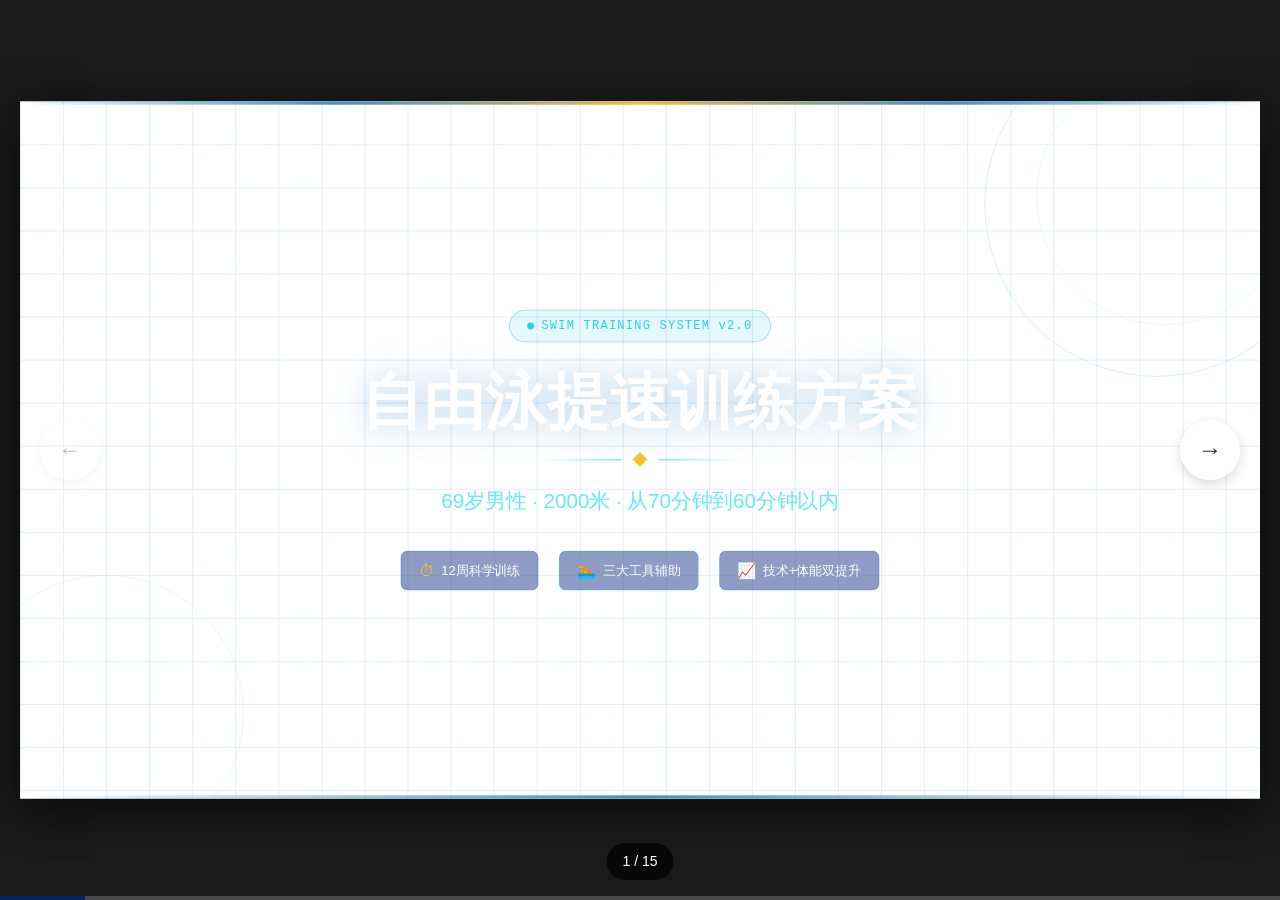
<file: index.html>
<!DOCTYPE html>
<html lang="zh-CN">
<head>
  <meta charset="UTF-8">
  <meta name="viewport" content="width=device-width, initial-scale=1.0">
  <title>自由泳提速训练方案</title>
  <style>

  /* 使用系统字体，完全离线可用 */
  :root {
    --primary-color: #0A2463;
    --accent-color-1: #3E92CC;
    --accent-color-2: #F4B942;
    --neutral-color: #6B7280;
    --slide-background: #F0F4F8;
    --font-title: 'Segoe UI', 'Microsoft YaHei', '微软雅黑', 'PingFang SC', sans-serif;
    --font-body: 'Segoe UI', 'Microsoft YaHei', '微软雅黑', 'PingFang SC', sans-serif;
  }

:root{--primary-color: #0A2463;--accent-color-1: #3E92CC;--accent-color-2: #F4B942;--neutral-color: #6B7280;--slide-background: #F0F4F8;--font-title: "Montserrat", "Noto Sans SC", sans-serif;--font-body: "Inter", "Noto Sans SC", sans-serif}*,:before,:after{--tw-border-spacing-x: 0;--tw-border-spacing-y: 0;--tw-translate-x: 0;--tw-translate-y: 0;--tw-rotate: 0;--tw-skew-x: 0;--tw-skew-y: 0;--tw-scale-x: 1;--tw-scale-y: 1;--tw-pan-x: ;--tw-pan-y: ;--tw-pinch-zoom: ;--tw-scroll-snap-strictness: proximity;--tw-gradient-from-position: ;--tw-gradient-via-position: ;--tw-gradient-to-position: ;--tw-ordinal: ;--tw-slashed-zero: ;--tw-numeric-figure: ;--tw-numeric-spacing: ;--tw-numeric-fraction: ;--tw-ring-inset: ;--tw-ring-offset-width: 0px;--tw-ring-offset-color: #fff;--tw-ring-color: rgb(59 130 246 / .5);--tw-ring-offset-shadow: 0 0 #0000;--tw-ring-shadow: 0 0 #0000;--tw-shadow: 0 0 #0000;--tw-shadow-colored: 0 0 #0000;--tw-blur: ;--tw-brightness: ;--tw-contrast: ;--tw-grayscale: ;--tw-hue-rotate: ;--tw-invert: ;--tw-saturate: ;--tw-sepia: ;--tw-drop-shadow: ;--tw-backdrop-blur: ;--tw-backdrop-brightness: ;--tw-backdrop-contrast: ;--tw-backdrop-grayscale: ;--tw-backdrop-hue-rotate: ;--tw-backdrop-invert: ;--tw-backdrop-opacity: ;--tw-backdrop-saturate: ;--tw-backdrop-sepia: ;--tw-contain-size: ;--tw-contain-layout: ;--tw-contain-paint: ;--tw-contain-style: }::backdrop{--tw-border-spacing-x: 0;--tw-border-spacing-y: 0;--tw-translate-x: 0;--tw-translate-y: 0;--tw-rotate: 0;--tw-skew-x: 0;--tw-skew-y: 0;--tw-scale-x: 1;--tw-scale-y: 1;--tw-pan-x: ;--tw-pan-y: ;--tw-pinch-zoom: ;--tw-scroll-snap-strictness: proximity;--tw-gradient-from-position: ;--tw-gradient-via-position: ;--tw-gradient-to-position: ;--tw-ordinal: ;--tw-slashed-zero: ;--tw-numeric-figure: ;--tw-numeric-spacing: ;--tw-numeric-fraction: ;--tw-ring-inset: ;--tw-ring-offset-width: 0px;--tw-ring-offset-color: #fff;--tw-ring-color: rgb(59 130 246 / .5);--tw-ring-offset-shadow: 0 0 #0000;--tw-ring-shadow: 0 0 #0000;--tw-shadow: 0 0 #0000;--tw-shadow-colored: 0 0 #0000;--tw-blur: ;--tw-brightness: ;--tw-contrast: ;--tw-grayscale: ;--tw-hue-rotate: ;--tw-invert: ;--tw-saturate: ;--tw-sepia: ;--tw-drop-shadow: ;--tw-backdrop-blur: ;--tw-backdrop-brightness: ;--tw-backdrop-contrast: ;--tw-backdrop-grayscale: ;--tw-backdrop-hue-rotate: ;--tw-backdrop-invert: ;--tw-backdrop-opacity: ;--tw-backdrop-saturate: ;--tw-backdrop-sepia: ;--tw-contain-size: ;--tw-contain-layout: ;--tw-contain-paint: ;--tw-contain-style: }*,:before,:after{box-sizing:border-box;border-width:0;border-style:solid;border-color:#e5e7eb}:before,:after{--tw-content: ""}html,:host{line-height:1.5;-webkit-text-size-adjust:100%;-moz-tab-size:4;-o-tab-size:4;tab-size:4;font-family:ui-sans-serif,system-ui,sans-serif,"Apple Color Emoji","Segoe UI Emoji",Segoe UI Symbol,"Noto Color Emoji";font-feature-settings:normal;font-variation-settings:normal;-webkit-tap-highlight-color:transparent}body{margin:0;line-height:inherit}hr{height:0;color:inherit;border-top-width:1px}abbr:where([title]){-webkit-text-decoration:underline dotted;text-decoration:underline dotted}h1,h2,h3,h4,h5,h6{font-size:inherit;font-weight:inherit}a{color:inherit;text-decoration:inherit}b,strong{font-weight:bolder}code,kbd,samp,pre{font-family:ui-monospace,SFMono-Regular,Menlo,Monaco,Consolas,Liberation Mono,Courier New,monospace;font-feature-settings:normal;font-variation-settings:normal;font-size:1em}small{font-size:80%}sub,sup{font-size:75%;line-height:0;position:relative;vertical-align:baseline}sub{bottom:-.25em}sup{top:-.5em}table{text-indent:0;border-color:inherit;border-collapse:collapse}button,input,optgroup,select,textarea{font-family:inherit;font-feature-settings:inherit;font-variation-settings:inherit;font-size:100%;font-weight:inherit;line-height:inherit;letter-spacing:inherit;color:inherit;margin:0;padding:0}button,select{text-transform:none}button,input:where([type=button]),input:where([type=reset]),input:where([type=submit]){-webkit-appearance:button;background-color:transparent;background-image:none}:-moz-focusring{outline:auto}:-moz-ui-invalid{box-shadow:none}progress{vertical-align:baseline}::-webkit-inner-spin-button,::-webkit-outer-spin-button{height:auto}[type=search]{-webkit-appearance:textfield;outline-offset:-2px}::-webkit-search-decoration{-webkit-appearance:none}::-webkit-file-upload-button{-webkit-appearance:button;font:inherit}summary{display:list-item}blockquote,dl,dd,h1,h2,h3,h4,h5,h6,hr,figure,p,pre{margin:0}fieldset{margin:0;padding:0}legend{padding:0}ol,ul,menu{list-style:none;margin:0;padding:0}dialog{padding:0}textarea{resize:vertical}input::-moz-placeholder,textarea::-moz-placeholder{opacity:1;color:#9ca3af}input::placeholder,textarea::placeholder{opacity:1;color:#9ca3af}button,[role=button]{cursor:pointer}:disabled{cursor:default}img,svg,video,canvas,audio,iframe,embed,object{display:block;vertical-align:middle}img,video{max-width:100%;height:auto}[hidden]:where(:not([hidden=until-found])){display:none}.visible{visibility:visible}.absolute{position:absolute}.relative{position:relative}.inset-0{inset:0}.bottom-0{bottom:0}.bottom-\[-60px\]{bottom:-60px}.bottom-\[10px\]{bottom:10px}.bottom-\[18px\]{bottom:18px}.bottom-\[20px\]{bottom:20px}.bottom-\[8px\]{bottom:8px}.left-0{left:0}.left-1\/4{left:25%}.left-2\/4{left:50%}.left-3\/4{left:75%}.left-\[-60px\]{left:-60px}.left-\[60px\]{left:60px}.right-0{right:0}.right-\[-40px\]{right:-40px}.right-\[-80px\]{right:-80px}.right-\[60px\]{right:60px}.top-0{top:0}.top-1\/2{top:50%}.top-1\/4{top:25%}.top-\[-40px\]{top:-40px}.top-\[-80px\]{top:-80px}.top-\[90px\]{top:90px}.z-10{z-index:10}.mx-auto{margin-left:auto;margin-right:auto}.my-\[45px\]{margin-top:45px;margin-bottom:45px}.mb-0\.5{margin-bottom:.125rem}.mb-1{margin-bottom:.25rem}.mb-10{margin-bottom:2.5rem}.mb-2{margin-bottom:.5rem}.mb-3{margin-bottom:.75rem}.mb-4{margin-bottom:1rem}.mb-5{margin-bottom:1.25rem}.mb-6{margin-bottom:1.5rem}.ml-1{margin-left:.25rem}.ml-3{margin-left:.75rem}.ml-4{margin-left:1rem}.ml-auto{margin-left:auto}.mr-4{margin-right:1rem}.mt-0\.5{margin-top:.125rem}.mt-1{margin-top:.25rem}.mt-2{margin-top:.5rem}.mt-3{margin-top:.75rem}.mt-4{margin-top:1rem}.mt-5{margin-top:1.25rem}.mt-6{margin-top:1.5rem}.mt-8{margin-top:2rem}.mt-auto{margin-top:auto}.inline-block{display:inline-block}.flex{display:flex}.inline-flex{display:inline-flex}.grid{display:grid}.hidden{display:none}.h-1{height:.25rem}.h-1\.5{height:.375rem}.h-10{height:2.5rem}.h-12{height:3rem}.h-16{height:4rem}.h-2{height:.5rem}.h-20{height:5rem}.h-3{height:.75rem}.h-5{height:1.25rem}.h-6{height:1.5rem}.h-7{height:1.75rem}.h-8{height:2rem}.h-9{height:2.25rem}.h-\[300px\]{height:300px}.h-\[320px\]{height:320px}.h-\[400px\]{height:400px}.h-\[6px\]{height:6px}.h-\[70px\]{height:70px}.h-\[720px\]{height:720px}.h-\[810px\]{height:810px}.h-full{height:100%}.h-px{height:1px}.w-1\.5{width:.375rem}.w-1\/2{width:50%}.w-10{width:2.5rem}.w-12{width:3rem}.w-16{width:4rem}.w-2{width:.5rem}.w-24{width:6rem}.w-3{width:.75rem}.w-3\/4{width:75%}.w-7{width:1.75rem}.w-8{width:2rem}.w-9{width:2.25rem}.w-\[1350px\]{width:1350px}.w-\[1440px\]{width:1440px}.w-\[300px\]{width:300px}.w-\[320px\]{width:320px}.w-\[340px\]{width:340px}.w-\[360px\]{width:360px}.w-\[400px\]{width:400px}.w-\[440px\]{width:440px}.w-\[460px\]{width:460px}.w-\[90px\]{width:90px}.w-full{width:100%}.w-px{width:1px}.max-w-\[600px\]{max-width:600px}.flex-1{flex:1 1 0%}.flex-shrink{flex-shrink:1}.flex-shrink-0{flex-shrink:0}.-translate-y-1\/2{--tw-translate-y: -50%;transform:translate(var(--tw-translate-x),var(--tw-translate-y)) rotate(var(--tw-rotate)) skew(var(--tw-skew-x)) skewY(var(--tw-skew-y)) scaleX(var(--tw-scale-x)) scaleY(var(--tw-scale-y))}.rotate-45{--tw-rotate: 45deg;transform:translate(var(--tw-translate-x),var(--tw-translate-y)) rotate(var(--tw-rotate)) skew(var(--tw-skew-x)) skewY(var(--tw-skew-y)) scaleX(var(--tw-scale-x)) scaleY(var(--tw-scale-y))}.transform{transform:translate(var(--tw-translate-x),var(--tw-translate-y)) rotate(var(--tw-rotate)) skew(var(--tw-skew-x)) skewY(var(--tw-skew-y)) scaleX(var(--tw-scale-x)) scaleY(var(--tw-scale-y))}.resize{resize:both}.grid-cols-2{grid-template-columns:repeat(2,minmax(0,1fr))}.grid-cols-3{grid-template-columns:repeat(3,minmax(0,1fr))}.grid-rows-2{grid-template-rows:repeat(2,minmax(0,1fr))}.flex-col{flex-direction:column}.flex-wrap{flex-wrap:wrap}.items-start{align-items:flex-start}.items-center{align-items:center}.justify-center{justify-content:center}.justify-between{justify-content:space-between}.gap-10{gap:2.5rem}.gap-12{gap:3rem}.gap-2{gap:.5rem}.gap-3{gap:.75rem}.gap-4{gap:1rem}.gap-5{gap:1.25rem}.gap-6{gap:1.5rem}.gap-8{gap:2rem}.space-y-1>:not([hidden])~:not([hidden]){--tw-space-y-reverse: 0;margin-top:calc(.25rem * calc(1 - var(--tw-space-y-reverse)));margin-bottom:calc(.25rem * var(--tw-space-y-reverse))}.space-y-2>:not([hidden])~:not([hidden]){--tw-space-y-reverse: 0;margin-top:calc(.5rem * calc(1 - var(--tw-space-y-reverse)));margin-bottom:calc(.5rem * var(--tw-space-y-reverse))}.space-y-3>:not([hidden])~:not([hidden]){--tw-space-y-reverse: 0;margin-top:calc(.75rem * calc(1 - var(--tw-space-y-reverse)));margin-bottom:calc(.75rem * var(--tw-space-y-reverse))}.self-center{align-self:center}.overflow-hidden{overflow:hidden}.rounded{border-radius:.25rem}.rounded-2xl{border-radius:1rem}.rounded-full{border-radius:9999px}.rounded-lg{border-radius:.5rem}.rounded-xl{border-radius:.75rem}.rounded-r-lg{border-top-right-radius:.5rem;border-bottom-right-radius:.5rem}.border{border-width:1px}.border-2{border-width:2px}.border-4{border-width:4px}.border-b{border-bottom-width:1px}.border-l-4{border-left-width:4px}.border-r{border-right-width:1px}.border-t{border-top-width:1px}.border-amber-200{--tw-border-opacity: 1;border-color:rgb(253 230 138 / var(--tw-border-opacity, 1))}.border-amber-300{--tw-border-opacity: 1;border-color:rgb(252 211 77 / var(--tw-border-opacity, 1))}.border-amber-400{--tw-border-opacity: 1;border-color:rgb(251 191 36 / var(--tw-border-opacity, 1))}.border-amber-400\/60{border-color:#fbbf2499}.border-amber-500{--tw-border-opacity: 1;border-color:rgb(245 158 11 / var(--tw-border-opacity, 1))}.border-amber-500\/20{border-color:#f59e0b33}.border-amber-500\/40{border-color:#f59e0b66}.border-blue-200{--tw-border-opacity: 1;border-color:rgb(191 219 254 / var(--tw-border-opacity, 1))}.border-blue-300{--tw-border-opacity: 1;border-color:rgb(147 197 253 / var(--tw-border-opacity, 1))}.border-blue-400\/15{border-color:#60a5fa26}.border-blue-400\/60{border-color:#60a5fa99}.border-blue-500{--tw-border-opacity: 1;border-color:rgb(59 130 246 / var(--tw-border-opacity, 1))}.border-blue-500\/40{border-color:#3b82f666}.border-cyan-300{--tw-border-opacity: 1;border-color:rgb(103 232 249 / var(--tw-border-opacity, 1))}.border-cyan-400{--tw-border-opacity: 1;border-color:rgb(34 211 238 / var(--tw-border-opacity, 1))}.border-cyan-400\/60{border-color:#22d3ee99}.border-cyan-500{--tw-border-opacity: 1;border-color:rgb(6 182 212 / var(--tw-border-opacity, 1))}.border-cyan-500\/10{border-color:#06b6d41a}.border-cyan-500\/20{border-color:#06b6d433}.border-cyan-500\/40{border-color:#06b6d466}.border-emerald-200{--tw-border-opacity: 1;border-color:rgb(167 243 208 / var(--tw-border-opacity, 1))}.border-emerald-300{--tw-border-opacity: 1;border-color:rgb(110 231 183 / var(--tw-border-opacity, 1))}.border-emerald-400{--tw-border-opacity: 1;border-color:rgb(52 211 153 / var(--tw-border-opacity, 1))}.border-emerald-500{--tw-border-opacity: 1;border-color:rgb(16 185 129 / var(--tw-border-opacity, 1))}.border-emerald-500\/20{border-color:#10b98133}.border-emerald-500\/40{border-color:#10b98166}.border-green-200{--tw-border-opacity: 1;border-color:rgb(187 247 208 / var(--tw-border-opacity, 1))}.border-indigo-500{--tw-border-opacity: 1;border-color:rgb(99 102 241 / var(--tw-border-opacity, 1))}.border-orange-500\/40{border-color:#f9731666}.border-purple-500\/40{border-color:#a855f766}.border-red-200{--tw-border-opacity: 1;border-color:rgb(254 202 202 / var(--tw-border-opacity, 1))}.border-red-500\/40{border-color:#ef444466}.border-slate-100{--tw-border-opacity: 1;border-color:rgb(241 245 249 / var(--tw-border-opacity, 1))}.border-slate-200{--tw-border-opacity: 1;border-color:rgb(226 232 240 / var(--tw-border-opacity, 1))}.border-slate-400{--tw-border-opacity: 1;border-color:rgb(148 163 184 / var(--tw-border-opacity, 1))}.border-slate-500{--tw-border-opacity: 1;border-color:rgb(100 116 139 / var(--tw-border-opacity, 1))}.border-white{--tw-border-opacity: 1;border-color:rgb(255 255 255 / var(--tw-border-opacity, 1))}.border-yellow-500\/40{border-color:#eab30866}.bg-amber-100{--tw-bg-opacity: 1;background-color:rgb(254 243 199 / var(--tw-bg-opacity, 1))}.bg-amber-400{--tw-bg-opacity: 1;background-color:rgb(251 191 36 / var(--tw-bg-opacity, 1))}.bg-amber-50{--tw-bg-opacity: 1;background-color:rgb(255 251 235 / var(--tw-bg-opacity, 1))}.bg-amber-500{--tw-bg-opacity: 1;background-color:rgb(245 158 11 / var(--tw-bg-opacity, 1))}.bg-amber-500\/20{background-color:#f59e0b33}.bg-amber-600{--tw-bg-opacity: 1;background-color:rgb(217 119 6 / var(--tw-bg-opacity, 1))}.bg-amber-900\/30{background-color:#78350f4d}.bg-blue-400{--tw-bg-opacity: 1;background-color:rgb(96 165 250 / var(--tw-bg-opacity, 1))}.bg-blue-50{--tw-bg-opacity: 1;background-color:rgb(239 246 255 / var(--tw-bg-opacity, 1))}.bg-blue-500{--tw-bg-opacity: 1;background-color:rgb(59 130 246 / var(--tw-bg-opacity, 1))}.bg-blue-500\/20{background-color:#3b82f633}.bg-blue-600{--tw-bg-opacity: 1;background-color:rgb(37 99 235 / var(--tw-bg-opacity, 1))}.bg-blue-700{--tw-bg-opacity: 1;background-color:rgb(29 78 216 / var(--tw-bg-opacity, 1))}.bg-blue-900\/50{background-color:#1e3a8a80}.bg-cyan-100{--tw-bg-opacity: 1;background-color:rgb(207 250 254 / var(--tw-bg-opacity, 1))}.bg-cyan-400{--tw-bg-opacity: 1;background-color:rgb(34 211 238 / var(--tw-bg-opacity, 1))}.bg-cyan-50{--tw-bg-opacity: 1;background-color:rgb(236 254 255 / var(--tw-bg-opacity, 1))}.bg-cyan-500{--tw-bg-opacity: 1;background-color:rgb(6 182 212 / var(--tw-bg-opacity, 1))}.bg-cyan-500\/10{background-color:#06b6d41a}.bg-cyan-500\/20{background-color:#06b6d433}.bg-cyan-600{--tw-bg-opacity: 1;background-color:rgb(8 145 178 / var(--tw-bg-opacity, 1))}.bg-cyan-900\/30{background-color:#164e634d}.bg-emerald-300{--tw-bg-opacity: 1;background-color:rgb(110 231 183 / var(--tw-bg-opacity, 1))}.bg-emerald-400{--tw-bg-opacity: 1;background-color:rgb(52 211 153 / var(--tw-bg-opacity, 1))}.bg-emerald-50{--tw-bg-opacity: 1;background-color:rgb(236 253 245 / var(--tw-bg-opacity, 1))}.bg-emerald-500{--tw-bg-opacity: 1;background-color:rgb(16 185 129 / var(--tw-bg-opacity, 1))}.bg-emerald-500\/20{background-color:#10b98133}.bg-emerald-600{--tw-bg-opacity: 1;background-color:rgb(5 150 105 / var(--tw-bg-opacity, 1))}.bg-emerald-900\/30{background-color:#064e3b4d}.bg-green-50{--tw-bg-opacity: 1;background-color:rgb(240 253 244 / var(--tw-bg-opacity, 1))}.bg-indigo-50{--tw-bg-opacity: 1;background-color:rgb(238 242 255 / var(--tw-bg-opacity, 1))}.bg-indigo-600{--tw-bg-opacity: 1;background-color:rgb(79 70 229 / var(--tw-bg-opacity, 1))}.bg-orange-500{--tw-bg-opacity: 1;background-color:rgb(249 115 22 / var(--tw-bg-opacity, 1))}.bg-orange-500\/20{background-color:#f9731633}.bg-purple-500\/40{background-color:#a855f766}.bg-purple-900\/40{background-color:#581c8766}.bg-red-100{--tw-bg-opacity: 1;background-color:rgb(254 226 226 / var(--tw-bg-opacity, 1))}.bg-red-400{--tw-bg-opacity: 1;background-color:rgb(248 113 113 / var(--tw-bg-opacity, 1))}.bg-red-50{--tw-bg-opacity: 1;background-color:rgb(254 242 242 / var(--tw-bg-opacity, 1))}.bg-red-500{--tw-bg-opacity: 1;background-color:rgb(239 68 68 / var(--tw-bg-opacity, 1))}.bg-red-500\/20{background-color:#ef444433}.bg-slate-100{--tw-bg-opacity: 1;background-color:rgb(241 245 249 / var(--tw-bg-opacity, 1))}.bg-slate-200{--tw-bg-opacity: 1;background-color:rgb(226 232 240 / var(--tw-bg-opacity, 1))}.bg-slate-400{--tw-bg-opacity: 1;background-color:rgb(148 163 184 / var(--tw-bg-opacity, 1))}.bg-slate-50{--tw-bg-opacity: 1;background-color:rgb(248 250 252 / var(--tw-bg-opacity, 1))}.bg-slate-500{--tw-bg-opacity: 1;background-color:rgb(100 116 139 / var(--tw-bg-opacity, 1))}.bg-slate-600{--tw-bg-opacity: 1;background-color:rgb(71 85 105 / var(--tw-bg-opacity, 1))}.bg-slate-800\/80{background-color:#1e293bcc}.bg-slate-900\/80{background-color:#0f172acc}.bg-white{--tw-bg-opacity: 1;background-color:rgb(255 255 255 / var(--tw-bg-opacity, 1))}.bg-yellow-500{--tw-bg-opacity: 1;background-color:rgb(234 179 8 / var(--tw-bg-opacity, 1))}.bg-yellow-500\/20{background-color:#eab30833}.bg-gradient-to-b{background-image:linear-gradient(to bottom,var(--tw-gradient-stops))}.bg-gradient-to-br{background-image:linear-gradient(to bottom right,var(--tw-gradient-stops))}.bg-gradient-to-l{background-image:linear-gradient(to left,var(--tw-gradient-stops))}.bg-gradient-to-r{background-image:linear-gradient(to right,var(--tw-gradient-stops))}.from-amber-50{--tw-gradient-from: #fffbeb var(--tw-gradient-from-position);--tw-gradient-to: rgb(255 251 235 / 0) var(--tw-gradient-to-position);--tw-gradient-stops: var(--tw-gradient-from), var(--tw-gradient-to)}.from-blue-900\/40{--tw-gradient-from: rgb(30 58 138 / .4) var(--tw-gradient-from-position);--tw-gradient-to: rgb(30 58 138 / 0) var(--tw-gradient-to-position);--tw-gradient-stops: var(--tw-gradient-from), var(--tw-gradient-to)}.from-cyan-500{--tw-gradient-from: #06b6d4 var(--tw-gradient-from-position);--tw-gradient-to: rgb(6 182 212 / 0) var(--tw-gradient-to-position);--tw-gradient-stops: var(--tw-gradient-from), var(--tw-gradient-to)}.from-fuchsia-500{--tw-gradient-from: #d946ef var(--tw-gradient-from-position);--tw-gradient-to: rgb(217 70 239 / 0) var(--tw-gradient-to-position);--tw-gradient-stops: var(--tw-gradient-from), var(--tw-gradient-to)}.from-indigo-950{--tw-gradient-from: #1e1b4b var(--tw-gradient-from-position);--tw-gradient-to: rgb(30 27 75 / 0) var(--tw-gradient-to-position);--tw-gradient-stops: var(--tw-gradient-from), var(--tw-gradient-to)}.from-orange-900\/40{--tw-gradient-from: rgb(124 45 18 / .4) var(--tw-gradient-from-position);--tw-gradient-to: rgb(124 45 18 / 0) var(--tw-gradient-to-position);--tw-gradient-stops: var(--tw-gradient-from), var(--tw-gradient-to)}.from-red-900\/40{--tw-gradient-from: rgb(127 29 29 / .4) var(--tw-gradient-from-position);--tw-gradient-to: rgb(127 29 29 / 0) var(--tw-gradient-to-position);--tw-gradient-stops: var(--tw-gradient-from), var(--tw-gradient-to)}.from-slate-900{--tw-gradient-from: #0f172a var(--tw-gradient-from-position);--tw-gradient-to: rgb(15 23 42 / 0) var(--tw-gradient-to-position);--tw-gradient-stops: var(--tw-gradient-from), var(--tw-gradient-to)}.from-transparent{--tw-gradient-from: transparent var(--tw-gradient-from-position);--tw-gradient-to: rgb(0 0 0 / 0) var(--tw-gradient-to-position);--tw-gradient-stops: var(--tw-gradient-from), var(--tw-gradient-to)}.from-yellow-900\/40{--tw-gradient-from: rgb(113 63 18 / .4) var(--tw-gradient-from-position);--tw-gradient-to: rgb(113 63 18 / 0) var(--tw-gradient-to-position);--tw-gradient-stops: var(--tw-gradient-from), var(--tw-gradient-to)}.via-blue-500{--tw-gradient-to: rgb(59 130 246 / 0) var(--tw-gradient-to-position);--tw-gradient-stops: var(--tw-gradient-from), #3b82f6 var(--tw-gradient-via-position), var(--tw-gradient-to)}.via-blue-900{--tw-gradient-to: rgb(30 58 138 / 0) var(--tw-gradient-to-position);--tw-gradient-stops: var(--tw-gradient-from), #1e3a8a var(--tw-gradient-via-position), var(--tw-gradient-to)}.via-cyan-400{--tw-gradient-to: rgb(34 211 238 / 0) var(--tw-gradient-to-position);--tw-gradient-stops: var(--tw-gradient-from), #22d3ee var(--tw-gradient-via-position), var(--tw-gradient-to)}.via-cyan-500{--tw-gradient-to: rgb(6 182 212 / 0) var(--tw-gradient-to-position);--tw-gradient-stops: var(--tw-gradient-from), #06b6d4 var(--tw-gradient-via-position), var(--tw-gradient-to)}.via-purple-500{--tw-gradient-to: rgb(168 85 247 / 0) var(--tw-gradient-to-position);--tw-gradient-stops: var(--tw-gradient-from), #a855f7 var(--tw-gradient-via-position), var(--tw-gradient-to)}.via-purple-950{--tw-gradient-to: rgb(59 7 100 / 0) var(--tw-gradient-to-position);--tw-gradient-stops: var(--tw-gradient-from), #3b0764 var(--tw-gradient-via-position), var(--tw-gradient-to)}.to-blue-800\/20{--tw-gradient-to: rgb(30 64 175 / .2) var(--tw-gradient-to-position)}.to-cyan-400{--tw-gradient-to: #22d3ee var(--tw-gradient-to-position)}.to-cyan-50{--tw-gradient-to: #ecfeff var(--tw-gradient-to-position)}.to-indigo-950{--tw-gradient-to: #1e1b4b var(--tw-gradient-to-position)}.to-orange-800\/20{--tw-gradient-to: rgb(154 52 18 / .2) var(--tw-gradient-to-position)}.to-red-800\/20{--tw-gradient-to: rgb(153 27 27 / .2) var(--tw-gradient-to-position)}.to-slate-900{--tw-gradient-to: #0f172a var(--tw-gradient-to-position)}.to-transparent{--tw-gradient-to: transparent var(--tw-gradient-to-position)}.to-yellow-800\/20{--tw-gradient-to: rgb(133 77 14 / .2) var(--tw-gradient-to-position)}.p-2{padding:.5rem}.p-3{padding:.75rem}.p-4{padding:1rem}.p-5{padding:1.25rem}.p-8{padding:2rem}.px-10{padding-left:2.5rem;padding-right:2.5rem}.px-2{padding-left:.5rem;padding-right:.5rem}.px-3{padding-left:.75rem;padding-right:.75rem}.px-4{padding-left:1rem;padding-right:1rem}.px-5{padding-left:1.25rem;padding-right:1.25rem}.px-6{padding-left:1.5rem;padding-right:1.5rem}.px-\[60px\]{padding-left:60px;padding-right:60px}.py-0\.5{padding-top:.125rem;padding-bottom:.125rem}.py-1{padding-top:.25rem;padding-bottom:.25rem}.py-2{padding-top:.5rem;padding-bottom:.5rem}.py-3{padding-top:.75rem;padding-bottom:.75rem}.py-4{padding-top:1rem;padding-bottom:1rem}.pb-3{padding-bottom:.75rem}.pt-12{padding-top:3rem}.pt-3{padding-top:.75rem}.pt-5{padding-top:1.25rem}.pt-6{padding-top:1.5rem}.text-center{text-align:center}.font-mono{font-family:ui-monospace,SFMono-Regular,Menlo,Monaco,Consolas,Liberation Mono,Courier New,monospace}.text-2xl{font-size:1.5rem;line-height:2rem}.text-3xl{font-size:1.875rem;line-height:2.25rem}.text-\[11px\]{font-size:11px}.text-\[12px\]{font-size:12px}.text-\[13px\]{font-size:13px}.text-\[14px\]{font-size:14px}.text-\[15px\]{font-size:15px}.text-\[16px\]{font-size:16px}.text-\[18px\]{font-size:18px}.text-\[19px\]{font-size:19px}.text-\[20px\]{font-size:20px}.text-\[21px\]{font-size:21px}.text-\[22px\]{font-size:22px}.text-\[24px\]{font-size:24px}.text-\[26px\]{font-size:26px}.text-\[28px\]{font-size:28px}.text-\[30px\]{font-size:30px}.text-\[32px\]{font-size:32px}.text-\[36px\]{font-size:36px}.text-\[38px\]{font-size:38px}.text-\[40px\]{font-size:40px}.text-\[44px\]{font-size:44px}.text-\[52px\]{font-size:52px}.text-\[56px\]{font-size:56px}.text-\[64px\]{font-size:64px}.text-\[72px\]{font-size:72px}.text-base{font-size:1rem;line-height:1.5rem}.text-lg{font-size:1.125rem;line-height:1.75rem}.text-sm{font-size:.875rem;line-height:1.25rem}.font-black{font-weight:900}.font-bold{font-weight:700}.font-semibold{font-weight:600}.leading-none{line-height:1}.leading-relaxed{line-height:1.625}.leading-tight{line-height:1.25}.tracking-\[0\.3em\]{letter-spacing:.3em}.tracking-wider{letter-spacing:.05em}.tracking-widest{letter-spacing:.1em}.text-amber-100{--tw-text-opacity: 1;color:rgb(254 243 199 / var(--tw-text-opacity, 1))}.text-amber-200{--tw-text-opacity: 1;color:rgb(253 230 138 / var(--tw-text-opacity, 1))}.text-amber-300{--tw-text-opacity: 1;color:rgb(252 211 77 / var(--tw-text-opacity, 1))}.text-amber-300\/70{color:#fcd34db3}.text-amber-300\/90{color:#fcd34de6}.text-amber-400{--tw-text-opacity: 1;color:rgb(251 191 36 / var(--tw-text-opacity, 1))}.text-amber-500{--tw-text-opacity: 1;color:rgb(245 158 11 / var(--tw-text-opacity, 1))}.text-amber-600{--tw-text-opacity: 1;color:rgb(217 119 6 / var(--tw-text-opacity, 1))}.text-amber-700{--tw-text-opacity: 1;color:rgb(180 83 9 / var(--tw-text-opacity, 1))}.text-amber-800{--tw-text-opacity: 1;color:rgb(146 64 14 / var(--tw-text-opacity, 1))}.text-amber-900{--tw-text-opacity: 1;color:rgb(120 53 15 / var(--tw-text-opacity, 1))}.text-blue-300{--tw-text-opacity: 1;color:rgb(147 197 253 / var(--tw-text-opacity, 1))}.text-blue-400{--tw-text-opacity: 1;color:rgb(96 165 250 / var(--tw-text-opacity, 1))}.text-blue-500{--tw-text-opacity: 1;color:rgb(59 130 246 / var(--tw-text-opacity, 1))}.text-blue-600{--tw-text-opacity: 1;color:rgb(37 99 235 / var(--tw-text-opacity, 1))}.text-blue-700{--tw-text-opacity: 1;color:rgb(29 78 216 / var(--tw-text-opacity, 1))}.text-blue-800{--tw-text-opacity: 1;color:rgb(30 64 175 / var(--tw-text-opacity, 1))}.text-cyan-200{--tw-text-opacity: 1;color:rgb(165 243 252 / var(--tw-text-opacity, 1))}.text-cyan-300{--tw-text-opacity: 1;color:rgb(103 232 249 / var(--tw-text-opacity, 1))}.text-cyan-300\/80{color:#67e8f9cc}.text-cyan-400{--tw-text-opacity: 1;color:rgb(34 211 238 / var(--tw-text-opacity, 1))}.text-cyan-500{--tw-text-opacity: 1;color:rgb(6 182 212 / var(--tw-text-opacity, 1))}.text-cyan-600{--tw-text-opacity: 1;color:rgb(8 145 178 / var(--tw-text-opacity, 1))}.text-cyan-700{--tw-text-opacity: 1;color:rgb(14 116 144 / var(--tw-text-opacity, 1))}.text-cyan-800{--tw-text-opacity: 1;color:rgb(21 94 117 / var(--tw-text-opacity, 1))}.text-emerald-200{--tw-text-opacity: 1;color:rgb(167 243 208 / var(--tw-text-opacity, 1))}.text-emerald-300{--tw-text-opacity: 1;color:rgb(110 231 183 / var(--tw-text-opacity, 1))}.text-emerald-300\/80{color:#6ee7b7cc}.text-emerald-400{--tw-text-opacity: 1;color:rgb(52 211 153 / var(--tw-text-opacity, 1))}.text-emerald-500{--tw-text-opacity: 1;color:rgb(16 185 129 / var(--tw-text-opacity, 1))}.text-emerald-700{--tw-text-opacity: 1;color:rgb(4 120 87 / var(--tw-text-opacity, 1))}.text-fuchsia-400{--tw-text-opacity: 1;color:rgb(232 121 249 / var(--tw-text-opacity, 1))}.text-gray-300{--tw-text-opacity: 1;color:rgb(209 213 219 / var(--tw-text-opacity, 1))}.text-gray-400{--tw-text-opacity: 1;color:rgb(156 163 175 / var(--tw-text-opacity, 1))}.text-green-500{--tw-text-opacity: 1;color:rgb(34 197 94 / var(--tw-text-opacity, 1))}.text-green-700{--tw-text-opacity: 1;color:rgb(21 128 61 / var(--tw-text-opacity, 1))}.text-indigo-700{--tw-text-opacity: 1;color:rgb(67 56 202 / var(--tw-text-opacity, 1))}.text-indigo-800{--tw-text-opacity: 1;color:rgb(55 48 163 / var(--tw-text-opacity, 1))}.text-orange-300{--tw-text-opacity: 1;color:rgb(253 186 116 / var(--tw-text-opacity, 1))}.text-orange-400{--tw-text-opacity: 1;color:rgb(251 146 60 / var(--tw-text-opacity, 1))}.text-red-300{--tw-text-opacity: 1;color:rgb(252 165 165 / var(--tw-text-opacity, 1))}.text-red-400{--tw-text-opacity: 1;color:rgb(248 113 113 / var(--tw-text-opacity, 1))}.text-red-500{--tw-text-opacity: 1;color:rgb(239 68 68 / var(--tw-text-opacity, 1))}.text-red-600{--tw-text-opacity: 1;color:rgb(220 38 38 / var(--tw-text-opacity, 1))}.text-red-700{--tw-text-opacity: 1;color:rgb(185 28 28 / var(--tw-text-opacity, 1))}.text-slate-300{--tw-text-opacity: 1;color:rgb(203 213 225 / var(--tw-text-opacity, 1))}.text-slate-400{--tw-text-opacity: 1;color:rgb(148 163 184 / var(--tw-text-opacity, 1))}.text-slate-500{--tw-text-opacity: 1;color:rgb(100 116 139 / var(--tw-text-opacity, 1))}.text-slate-600{--tw-text-opacity: 1;color:rgb(71 85 105 / var(--tw-text-opacity, 1))}.text-slate-700{--tw-text-opacity: 1;color:rgb(51 65 85 / var(--tw-text-opacity, 1))}.text-slate-800{--tw-text-opacity: 1;color:rgb(30 41 59 / var(--tw-text-opacity, 1))}.text-white{--tw-text-opacity: 1;color:rgb(255 255 255 / var(--tw-text-opacity, 1))}.text-white\/90{color:#ffffffe6}.text-yellow-300{--tw-text-opacity: 1;color:rgb(253 224 71 / var(--tw-text-opacity, 1))}.text-yellow-400{--tw-text-opacity: 1;color:rgb(250 204 21 / var(--tw-text-opacity, 1))}.opacity-10{opacity:.1}.opacity-20{opacity:.2}.opacity-70{opacity:.7}.opacity-80{opacity:.8}.shadow-2xl{--tw-shadow: 0 25px 50px -12px rgb(0 0 0 / .25);--tw-shadow-colored: 0 25px 50px -12px var(--tw-shadow-color);box-shadow:var(--tw-ring-offset-shadow, 0 0 #0000),var(--tw-ring-shadow, 0 0 #0000),var(--tw-shadow)}.shadow-lg{--tw-shadow: 0 10px 15px -3px rgb(0 0 0 / .1), 0 4px 6px -4px rgb(0 0 0 / .1);--tw-shadow-colored: 0 10px 15px -3px var(--tw-shadow-color), 0 4px 6px -4px var(--tw-shadow-color);box-shadow:var(--tw-ring-offset-shadow, 0 0 #0000),var(--tw-ring-shadow, 0 0 #0000),var(--tw-shadow)}.shadow-sm{--tw-shadow: 0 1px 2px 0 rgb(0 0 0 / .05);--tw-shadow-colored: 0 1px 2px 0 var(--tw-shadow-color);box-shadow:var(--tw-ring-offset-shadow, 0 0 #0000),var(--tw-ring-shadow, 0 0 #0000),var(--tw-shadow)}.shadow-blue-500\/20{--tw-shadow-color: rgb(59 130 246 / .2);--tw-shadow: var(--tw-shadow-colored)}.blur{--tw-blur: blur(8px);filter:var(--tw-blur) var(--tw-brightness) var(--tw-contrast) var(--tw-grayscale) var(--tw-hue-rotate) var(--tw-invert) var(--tw-saturate) var(--tw-sepia) var(--tw-drop-shadow)}.backdrop-blur{--tw-backdrop-blur: blur(8px);-webkit-backdrop-filter:var(--tw-backdrop-blur) var(--tw-backdrop-brightness) var(--tw-backdrop-contrast) var(--tw-backdrop-grayscale) var(--tw-backdrop-hue-rotate) var(--tw-backdrop-invert) var(--tw-backdrop-opacity) var(--tw-backdrop-saturate) var(--tw-backdrop-sepia);backdrop-filter:var(--tw-backdrop-blur) var(--tw-backdrop-brightness) var(--tw-backdrop-contrast) var(--tw-backdrop-grayscale) var(--tw-backdrop-hue-rotate) var(--tw-backdrop-invert) var(--tw-backdrop-opacity) var(--tw-backdrop-saturate) var(--tw-backdrop-sepia)}.backdrop-filter{-webkit-backdrop-filter:var(--tw-backdrop-blur) var(--tw-backdrop-brightness) var(--tw-backdrop-contrast) var(--tw-backdrop-grayscale) var(--tw-backdrop-hue-rotate) var(--tw-backdrop-invert) var(--tw-backdrop-opacity) var(--tw-backdrop-saturate) var(--tw-backdrop-sepia);backdrop-filter:var(--tw-backdrop-blur) var(--tw-backdrop-brightness) var(--tw-backdrop-contrast) var(--tw-backdrop-grayscale) var(--tw-backdrop-hue-rotate) var(--tw-backdrop-invert) var(--tw-backdrop-opacity) var(--tw-backdrop-saturate) var(--tw-backdrop-sepia)}*{margin:0;padding:0;box-sizing:border-box}body{font-family:var(--font-body, "Noto Sans SC, sans-serif");overflow:hidden;background:#fff}.font-title{font-family:var(--font-title, "Noto Sans SC", sans-serif)}.font-body{font-family:var(--font-body, "Noto Sans SC", sans-serif)}.text-primary{color:var(--primary-color)}.text-accent-1{color:var(--accent-color-1)}.text-accent-2{color:var(--accent-color-2)}.text-neutral{color:var(--neutral-color)}.bg-primary{background-color:var(--primary-color)}.bg-accent-1{background-color:var(--accent-color-1)}.bg-accent-2{background-color:var(--accent-color-2)}.bg-neutral{background-color:var(--neutral-color)}.slide-bg{background:var(--slide-background);background-size:cover;background-position:center;background-repeat:no-repeat}.border-primary{border-color:var(--primary-color)}.border-accent-1{border-color:var(--accent-color-1)}.border-accent-2{border-color:var(--accent-color-2)}.ppt-container{width:100vw;height:100vh;display:flex;align-items:center;justify-content:center;background:#1a1a1a;overflow:hidden;position:relative}.ppt-viewport{width:1440px;height:810px;position:relative;background:#fff;box-shadow:0 10px 50px #00000080;overflow:visible;transform-origin:center center;flex-shrink:0}.slide{width:1440px;height:810px;position:absolute;top:0;left:0;opacity:0;visibility:hidden;transition:opacity .4s ease,visibility 0s .4s;pointer-events:none}.slide.active{opacity:1;visibility:visible;transition:opacity .4s ease,visibility 0s 0s;pointer-events:auto}.nav-btn{position:fixed;top:50%;transform:translateY(-50%);width:60px;height:60px;background:#ffffffe6;border:none;border-radius:50%;cursor:pointer;display:flex;align-items:center;justify-content:center;font-size:24px;color:#333;z-index:1000;transition:all .3s ease;box-shadow:0 4px 12px #00000026}.nav-btn:hover{background:#fff;box-shadow:0 6px 20px #00000040;transform:translateY(-50%) scale(1.1)}.nav-btn:disabled{opacity:.3;cursor:not-allowed}.nav-btn:disabled:hover{transform:translateY(-50%) scale(1)}.nav-btn-prev{left:40px}.nav-btn-next{right:40px}.progress-bar{position:fixed;bottom:0;left:0;width:100%;height:4px;background:#fff3;z-index:1000}.progress-bar-fill{height:100%;background:var(--primary-color, #3B82F6);transition:width .3s ease}.page-indicator{position:fixed;bottom:20px;left:50%;transform:translate(-50%);background:#000000b3;color:#fff;padding:8px 16px;border-radius:20px;font-size:14px;z-index:1000;display:block}.keyboard-hint{position:fixed;top:20px;right:20px;background:#000000b3;color:#fff;padding:10px 15px;border-radius:8px;font-size:12px;z-index:1000;opacity:0;transition:opacity .3s ease}.keyboard-hint.show{opacity:1}


  * { margin: 0; padding: 0; box-sizing: border-box; }
  body { font-family: var(--font-body); overflow: hidden; background: #fff; }
  .ppt-container {
    width: 100vw; height: 100vh;
    display: flex; align-items: center; justify-content: center;
    background: #1a1a1a; overflow: hidden; position: relative;
  }
  .ppt-viewport {
    width: 1440px; height: 810px; position: relative;
    background: #fff; box-shadow: 0 10px 50px rgba(0,0,0,0.5);
    overflow: visible; transform-origin: center center; flex-shrink: 0;
  }
  .slide {
    width: 1440px; height: 810px; position: absolute; top: 0; left: 0;
    opacity: 0; visibility: hidden;
    transition: opacity 0.4s ease, visibility 0s 0.4s;
    pointer-events: none;
  }
  .slide.active {
    opacity: 1; visibility: visible;
    transition: opacity 0.4s ease, visibility 0s 0s;
    pointer-events: auto;
  }
  .nav-btn {
    position: fixed; top: 50%; transform: translateY(-50%);
    width: 60px; height: 60px; background: rgba(255,255,255,0.9);
    border: none; border-radius: 50%; cursor: pointer;
    display: flex; align-items: center; justify-content: center;
    font-size: 24px; color: #333; z-index: 1000;
    transition: all 0.3s ease; box-shadow: 0 4px 12px rgba(0,0,0,0.15);
  }
  .nav-btn:hover { background: #fff; box-shadow: 0 6px 20px rgba(0,0,0,0.25); transform: translateY(-50%) scale(1.1); }
  .nav-btn:disabled { opacity: 0.3; cursor: not-allowed; }
  .nav-btn:disabled:hover { transform: translateY(-50%) scale(1); }
  .nav-btn-prev { left: 40px; }
  .nav-btn-next { right: 40px; }
  .progress-bar { position: fixed; bottom: 0; left: 0; width: 100%; height: 4px; background: rgba(255,255,255,0.2); z-index: 1000; }
  .progress-bar-fill { height: 100%; background: var(--primary-color, #3B82F6); transition: width 0.3s ease; }
  .page-indicator {
    position: fixed; bottom: 20px; left: 50%; transform: translate(-50%);
    background: rgba(0,0,0,0.7); color: #fff; padding: 8px 16px;
    border-radius: 20px; font-size: 14px; z-index: 1000;
  }

  </style>
</head>
<body>
  <div class="ppt-container">
    <div class="ppt-viewport" id="ppt-viewport"></div>
  </div>
  <button class="nav-btn nav-btn-prev" id="prevBtn" aria-label="上一页">&#8592;</button>
  <button class="nav-btn nav-btn-next" id="nextBtn" aria-label="下一页">&#8594;</button>
  <div class="progress-bar"><div class="progress-bar-fill" id="progressBarFill"></div></div>
  <div class="page-indicator" id="pageIndicator">1 / 15</div>

  <script>
    // 初始化 slideDataMap
    window.slideDataMap = new Map();

    // 所有幻灯片内容
    window.slideDataMap.set(1, `
<div class="w-[1440px] h-[810px] shadow-2xl relative overflow-hidden slide-bg" style="background: linear-gradient(135deg, #0d1b3e 0%, #0a2463 50%, #0d1b3e 100%); background-image: linear-gradient(rgba(62, 146, 204, 0.08) 1px, transparent 1px), linear-gradient(90deg, rgba(62, 146, 204, 0.08) 1px, transparent 1px); background-size: 50px 50px;">
  <!-- 网格背景 -->
  <div class="absolute inset-0" style="background-image: linear-gradient(rgba(62, 146, 204, 0.08) 1px, transparent 1px), linear-gradient(90deg, rgba(62, 146, 204, 0.08) 1px, transparent 1px); background-size: 50px 50px;"></div>
  <!-- 装饰圆环 -->
  <div class="absolute top-[-80px] right-[-80px] w-[400px] h-[400px] rounded-full border border-cyan-500/20"></div>
  <div class="absolute top-[-40px] right-[-40px] w-[300px] h-[300px] rounded-full border border-cyan-500/10"></div>
  <div class="absolute bottom-[-60px] left-[-60px] w-[320px] h-[320px] rounded-full border border-blue-400/15"></div>
  <!-- 顶部装饰线 -->
  <div class="absolute top-0 left-0 w-full h-1" style="background: linear-gradient(to right, transparent, #3E92CC, #F4B942, #3E92CC, transparent);"></div>

  <div class="relative z-10 w-full h-full flex flex-col items-center justify-center">
    <!-- 系统标识 -->
    <div class="flex items-center gap-2 mb-6 px-5 py-2 border border-cyan-500/40 bg-cyan-500/10 rounded-full">
      <div class="w-2 h-2 bg-cyan-400 rounded-full" style="animation: pulse 1.5s infinite;"></div>
      <span class="text-cyan-400 font-mono text-sm tracking-widest">SWIM TRAINING SYSTEM v2.0</span>
    </div>

    <!-- 主标题 -->
    <h1 class="text-[72px] font-bold text-white mb-4 text-center leading-tight" style="font-family: 'Montserrat', 'Noto Sans SC', sans-serif; text-shadow: 0 0 40px rgba(62,146,204,0.4);">
      自由泳提速训练方案
    </h1>

    <!-- 分割线 -->
    <div class="flex items-center gap-4 mb-6">
      <div class="w-24 h-px bg-gradient-to-r from-transparent to-cyan-400"></div>
      <div class="w-3 h-3 bg-amber-400 rotate-45"></div>
      <div class="w-24 h-px bg-gradient-to-l from-transparent to-cyan-400"></div>
    </div>

    <!-- 副标题 -->
    <p class="text-[24px] text-cyan-300 mb-10 text-center" style="font-family: 'Noto Sans SC', sans-serif;">
      69岁男性 · 2000米 · 从70分钟到60分钟以内
    </p>

    <!-- 三个标签 -->
    <div class="flex gap-6">
      <div class="flex items-center gap-2 px-5 py-2 bg-blue-900/50 border border-blue-500/40 rounded-lg">
        <span class="text-amber-400 text-lg">⏱</span>
        <span class="text-white text-[15px]" style="font-family: 'Noto Sans SC', sans-serif;">12周科学训练</span>
      </div>
      <div class="flex items-center gap-2 px-5 py-2 bg-blue-900/50 border border-cyan-500/40 rounded-lg">
        <span class="text-cyan-400 text-lg">🏊</span>
        <span class="text-white text-[15px]" style="font-family: 'Noto Sans SC', sans-serif;">三大工具辅助</span>
      </div>
      <div class="flex items-center gap-2 px-5 py-2 bg-blue-900/50 border border-blue-500/40 rounded-lg">
        <span class="text-emerald-400 text-lg">📈</span>
        <span class="text-white text-[15px]" style="font-family: 'Noto Sans SC', sans-serif;">技术+体能双提升</span>
      </div>
    </div>
  </div>

  <!-- 底部装饰线 -->
  <div class="absolute bottom-0 left-0 w-full h-1" style="background: linear-gradient(to right, transparent, #3E92CC, transparent);"></div>
</div>
`);

window.slideDataMap.set(2, `
<div class="w-[1440px] h-[810px] shadow-2xl relative overflow-hidden" style="background: linear-gradient(135deg, #1a0a2e 0%, #0f0520 100%);">
  <div class="w-[1350px] h-[720px] mx-auto my-[45px] relative">
    <!-- 故障效果背景 -->
    <div style="position: absolute; inset: 0; opacity: 0.07; background: repeating-linear-gradient(0deg, rgba(255, 0, 255, 0.3) 0px, transparent 2px, transparent 4px);"></div>
    <!-- 霓虹灯条 -->
    <div style="position: absolute; top: 10%; left: 0; width: 100%; height: 2px; background: linear-gradient(to right, transparent, #ff00ff, #00ffff, transparent); opacity: 0.5;"></div>
    <div style="position: absolute; bottom: 10%; left: 0; width: 100%; height: 2px; background: linear-gradient(to right, transparent, #00ffff, #ff00ff, transparent); opacity: 0.5;"></div>

    <div class="flex items-center h-full">
      <!-- 左侧标题区 -->
      <div style="width: 30%; padding-right: 40px; flex-shrink: 0;">
        <div class="text-cyan-400 font-mono text-sm tracking-widest mb-3">CONTENTS</div>
        <h1 class="text-[52px] font-bold mb-5 leading-tight" style="background: linear-gradient(90deg, #ff00ff, #00ffff); -webkit-background-clip: text; -webkit-text-fill-color: transparent; font-family: 'Montserrat', sans-serif;">
          训练<br/>目录
        </h1>
        <div class="space-y-1">
          <div class="w-full h-1 bg-gradient-to-r from-fuchsia-500 to-transparent"></div>
          <div class="w-3/4 h-1 bg-gradient-to-r from-cyan-500 to-transparent"></div>
          <div class="w-1/2 h-1 bg-gradient-to-r from-fuchsia-500 to-transparent"></div>
        </div>
        <p class="text-cyan-300 text-[14px] mt-4 font-mono opacity-70">SWIM TRAINING PLAN</p>
      </div>

      <!-- 右侧内容区 -->
      <div style="flex: 1;" class="space-y-3">

        <!-- 第1章 -->
        <div style="position: relative; padding: 14px 20px; background: linear-gradient(135deg, rgba(255,0,255,0.08) 0%, rgba(0,255,255,0.04) 100%); border: 1px solid rgba(62,146,204,0.4); clip-path: polygon(0 0, calc(100% - 10px) 0, 100% 10px, 100% 100%, 10px 100%, 0 calc(100% - 10px));">
          <div class="flex items-center gap-4">
            <div style="width: 42px; height: 42px; background: linear-gradient(135deg, rgba(255,0,255,0.3), rgba(0,255,255,0.3)); border: 2px solid #ff00ff; clip-path: polygon(0 0, calc(100% - 6px) 0, 100% 6px, 100% 100%, 6px 100%, 0 calc(100% - 6px)); display: flex; align-items: center; justify-content: center; flex-shrink: 0;">
              <span class="text-base font-bold text-fuchsia-400">01</span>
            </div>
            <div>
              <h3 class="text-[16px] font-bold" style="background: linear-gradient(90deg, #ff00ff, #00ffff); -webkit-background-clip: text; -webkit-text-fill-color: transparent; font-family: 'Noto Sans SC', sans-serif;">现状分析与目标设定</h3>
              <p class="text-cyan-300 text-[13px] opacity-80 font-mono">当前3:30/百米 → 目标3:00/百米</p>
            </div>
          </div>
          <div style="position: absolute; top: 0; right: 0; width: 10px; height: 10px; background: #ff00ff; clip-path: polygon(100% 0, 100% 100%, 0 100%);"></div>
        </div>

        <!-- 第2章 -->
        <div style="position: relative; padding: 14px 20px; background: linear-gradient(135deg, rgba(0,255,255,0.08) 0%, rgba(255,0,255,0.04) 100%); border: 1px solid rgba(0,255,255,0.4); clip-path: polygon(0 0, calc(100% - 10px) 0, 100% 10px, 100% 100%, 10px 100%, 0 calc(100% - 10px));">
          <div class="flex items-center gap-4">
            <div style="width: 42px; height: 42px; background: linear-gradient(135deg, rgba(0,255,255,0.3), rgba(255,0,255,0.3)); border: 2px solid #00ffff; clip-path: polygon(0 0, calc(100% - 6px) 0, 100% 6px, 100% 100%, 6px 100%, 0 calc(100% - 6px)); display: flex; align-items: center; justify-content: center; flex-shrink: 0;">
              <span class="text-base font-bold text-cyan-400">02</span>
            </div>
            <div>
              <h3 class="text-[16px] font-bold" style="background: linear-gradient(90deg, #00ffff, #ff00ff); -webkit-background-clip: text; -webkit-text-fill-color: transparent; font-family: 'Noto Sans SC', sans-serif;">三大训练工具详解</h3>
              <p class="text-cyan-300 text-[13px] opacity-80 font-mono">呼吸管 · 夹腿浮标 · 手蹼</p>
            </div>
          </div>
          <div style="position: absolute; top: 0; right: 0; width: 10px; height: 10px; background: #00ffff; clip-path: polygon(100% 0, 100% 100%, 0 100%);"></div>
        </div>

        <!-- 第3章 -->
        <div style="position: relative; padding: 14px 20px; background: linear-gradient(135deg, rgba(255,0,255,0.08) 0%, rgba(0,255,255,0.04) 100%); border: 1px solid rgba(62,146,204,0.4); clip-path: polygon(0 0, calc(100% - 10px) 0, 100% 10px, 100% 100%, 10px 100%, 0 calc(100% - 10px));">
          <div class="flex items-center gap-4">
            <div style="width: 42px; height: 42px; background: linear-gradient(135deg, rgba(255,0,255,0.3), rgba(0,255,255,0.3)); border: 2px solid #ff00ff; clip-path: polygon(0 0, calc(100% - 6px) 0, 100% 6px, 100% 100%, 6px 100%, 0 calc(100% - 6px)); display: flex; align-items: center; justify-content: center; flex-shrink: 0;">
              <span class="text-base font-bold text-fuchsia-400">03</span>
            </div>
            <div>
              <h3 class="text-[16px] font-bold" style="background: linear-gradient(90deg, #ff00ff, #00ffff); -webkit-background-clip: text; -webkit-text-fill-color: transparent; font-family: 'Noto Sans SC', sans-serif;">12周分阶段训练计划</h3>
              <p class="text-cyan-300 text-[13px] opacity-80 font-mono">技术重建 → 效率提升 → 速度积累</p>
            </div>
          </div>
          <div style="position: absolute; top: 0; right: 0; width: 10px; height: 10px; background: #ff00ff; clip-path: polygon(100% 0, 100% 100%, 0 100%);"></div>
        </div>

        <!-- 第4章 -->
        <div style="position: relative; padding: 14px 20px; background: linear-gradient(135deg, rgba(0,255,255,0.08) 0%, rgba(255,0,255,0.04) 100%); border: 1px solid rgba(0,255,255,0.4); clip-path: polygon(0 0, calc(100% - 10px) 0, 100% 10px, 100% 100%, 10px 100%, 0 calc(100% - 10px));">
          <div class="flex items-center gap-4">
            <div style="width: 42px; height: 42px; background: linear-gradient(135deg, rgba(0,255,255,0.3), rgba(255,0,255,0.3)); border: 2px solid #00ffff; clip-path: polygon(0 0, calc(100% - 6px) 0, 100% 6px, 100% 100%, 6px 100%, 0 calc(100% - 6px)); display: flex; align-items: center; justify-content: center; flex-shrink: 0;">
              <span class="text-base font-bold text-cyan-400">04</span>
            </div>
            <div>
              <h3 class="text-[16px] font-bold" style="background: linear-gradient(90deg, #00ffff, #ff00ff); -webkit-background-clip: text; -webkit-text-fill-color: transparent; font-family: 'Noto Sans SC', sans-serif;">老年人训练安全指南</h3>
              <p class="text-cyan-300 text-[13px] opacity-80 font-mono">心率控制 · 关节保护 · 循序渐进</p>
            </div>
          </div>
          <div style="position: absolute; top: 0; right: 0; width: 10px; height: 10px; background: #00ffff; clip-path: polygon(100% 0, 100% 100%, 0 100%);"></div>
        </div>

        <!-- 第5章 -->
        <div style="position: relative; padding: 14px 20px; background: linear-gradient(135deg, rgba(255,0,255,0.08) 0%, rgba(0,255,255,0.04) 100%); border: 1px solid rgba(62,146,204,0.4); clip-path: polygon(0 0, calc(100% - 10px) 0, 100% 10px, 100% 100%, 10px 100%, 0 calc(100% - 10px));">
          <div class="flex items-center gap-4">
            <div style="width: 42px; height: 42px; background: linear-gradient(135deg, rgba(255,0,255,0.3), rgba(0,255,255,0.3)); border: 2px solid #ff00ff; clip-path: polygon(0 0, calc(100% - 6px) 0, 100% 6px, 100% 100%, 6px 100%, 0 calc(100% - 6px)); display: flex; align-items: center; justify-content: center; flex-shrink: 0;">
              <span class="text-base font-bold text-fuchsia-400">05</span>
            </div>
            <div>
              <h3 class="text-[16px] font-bold" style="background: linear-gradient(90deg, #ff00ff, #00ffff); -webkit-background-clip: text; -webkit-text-fill-color: transparent; font-family: 'Noto Sans SC', sans-serif;">12周进步里程碑</h3>
              <p class="text-cyan-300 text-[13px] opacity-80 font-mono">目标：12周突破60分钟</p>
            </div>
          </div>
          <div style="position: absolute; top: 0; right: 0; width: 10px; height: 10px; background: #ff00ff; clip-path: polygon(100% 0, 100% 100%, 0 100%);"></div>
        </div>

      </div>
    </div>
  </div>
</div>
`);

window.slideDataMap.set(3, `
<div class="w-[1440px] h-[810px] shadow-2xl relative overflow-hidden bg-gradient-to-br from-slate-900 via-blue-900 to-slate-900">
  <div class="absolute inset-0" style="background-image: repeating-linear-gradient(0deg, transparent, transparent 2px, rgba(59,130,246,0.04) 2px, rgba(59,130,246,0.04) 4px), repeating-linear-gradient(90deg, transparent, transparent 2px, rgba(59,130,246,0.04) 2px, rgba(59,130,246,0.04) 4px);"></div>
  
  <div class="w-[1350px] h-[720px] mx-auto my-[45px] p-8 relative z-10 flex flex-col">
    
    <!-- 标题区 -->
    <div class="bg-slate-800/80 backdrop-blur p-5 rounded-lg shadow-lg shadow-blue-500/20 mb-5">
      <h2 class="text-[32px] font-bold text-blue-400 mb-2 flex items-center gap-3" style="font-family: 'Montserrat', 'Noto Sans SC', sans-serif;">
        <div class="w-9 h-9 bg-blue-500 flex items-center justify-center text-white font-mono text-[16px]">&lt;/&gt;</div>
        你的现状与目标
      </h2>
      <div class="flex gap-8">
        <div class="flex items-center gap-3">
          <span class="text-cyan-400 font-mono text-[14px]">当前成绩：</span>
          <span class="text-white font-bold text-[20px]">2000米 / 70分钟</span>
          <span class="text-gray-400 text-[14px]">≈ 3:30/百米</span>
        </div>
        <div class="w-px h-6 bg-slate-600"></div>
        <div class="flex items-center gap-3">
          <span class="text-amber-400 font-mono text-[14px]">目标成绩：</span>
          <span class="text-amber-300 font-bold text-[20px]">2000米 &lt; 60分钟</span>
          <span class="text-gray-400 text-[14px]">≈ 3:00/百米</span>
        </div>
        <div class="w-px h-6 bg-slate-600"></div>
        <div class="flex items-center gap-3">
          <span class="text-emerald-400 font-mono text-[14px]">需要提升：</span>
          <span class="text-emerald-300 font-bold text-[20px]">约14%</span>
          <span class="text-gray-400 text-[14px]">配速</span>
        </div>
      </div>
    </div>

    <!-- 四大问题 -->
    <div class="grid grid-cols-2 gap-4 flex-1">

      <!-- 问题1 -->
      <div class="bg-gradient-to-br from-red-900/40 to-red-800/20 border border-red-500/40 p-5 rounded-lg">
        <div class="flex items-center gap-3 mb-3">
          <div class="w-9 h-9 bg-red-500 text-white flex items-center justify-center font-mono text-[13px] rounded">01</div>
          <h4 class="text-[20px] font-bold text-red-300" style="font-family: 'Noto Sans SC', sans-serif;">划水效率低</h4>
          <span class="ml-auto px-2 py-1 bg-red-500/20 text-red-400 text-[11px] font-mono rounded">影响极大 ⭐⭐⭐⭐⭐</span>
        </div>
        <p class="text-gray-300 text-[15px] leading-relaxed">手臂划水"漏水"、路径错误是速度慢的首要原因。高肘抱水（High Elbow Catch）技术可减少15-25%水阻。建议每100米划手次数从85次优化至68-72次。</p>
      </div>

      <!-- 问题2 -->
      <div class="bg-gradient-to-br from-orange-900/40 to-orange-800/20 border border-orange-500/40 p-5 rounded-lg">
        <div class="flex items-center gap-3 mb-3">
          <div class="w-9 h-9 bg-orange-500 text-white flex items-center justify-center font-mono text-[13px] rounded">02</div>
          <h4 class="text-[20px] font-bold text-orange-300" style="font-family: 'Noto Sans SC', sans-serif;">腿部下沉</h4>
          <span class="ml-auto px-2 py-1 bg-orange-500/20 text-orange-400 text-[11px] font-mono rounded">影响较大 ⭐⭐⭐⭐</span>
        </div>
        <p class="text-gray-300 text-[15px] leading-relaxed">腿部下沉增大水阻，迫使身体消耗更多体能来维持速度。需通过侧踢腿练习和夹腿浮标训练，建立水平流线型体位，降低阻力约20%。</p>
      </div>

      <!-- 问题3 -->
      <div class="bg-gradient-to-br from-yellow-900/40 to-yellow-800/20 border border-yellow-500/40 p-5 rounded-lg">
        <div class="flex items-center gap-3 mb-3">
          <div class="w-9 h-9 bg-yellow-500 text-white flex items-center justify-center font-mono text-[13px] rounded">03</div>
          <h4 class="text-[20px] font-bold text-yellow-300" style="font-family: 'Noto Sans SC', sans-serif;">呼吸节奏乱</h4>
          <span class="ml-auto px-2 py-1 bg-yellow-500/20 text-yellow-400 text-[11px] font-mono rounded">影响中等 ⭐⭐⭐</span>
        </div>
        <p class="text-gray-300 text-[15px] leading-relaxed">频繁换气破坏身体流线位置，每次转头都造成速度损失。呼吸管训练能消除换气动作干扰，专注划水技术提升，建议每3次划手换气一次。</p>
      </div>

      <!-- 问题4 -->
      <div class="bg-gradient-to-br from-blue-900/40 to-blue-800/20 border border-blue-500/40 p-5 rounded-lg">
        <div class="flex items-center gap-3 mb-3">
          <div class="w-9 h-9 bg-blue-500 text-white flex items-center justify-center font-mono text-[13px] rounded">04</div>
          <h4 class="text-[20px] font-bold text-blue-300" style="font-family: 'Noto Sans SC', sans-serif;">转身蹬壁低效</h4>
          <span class="ml-auto px-2 py-1 bg-blue-500/20 text-blue-400 text-[11px] font-mono rounded">影响较小 ⭐⭐</span>
        </div>
        <p class="text-gray-300 text-[15px] leading-relaxed">2000米共20次触壁转身，每次低效转身浪费2-3秒。优化转身动作可节省约40-60秒总时间。但对老年人，技术和效率优化回报更高。</p>
      </div>

    </div>

    <!-- 底部结论 -->
    <div class="mt-4 p-3 bg-cyan-900/30 border border-cyan-500/40 rounded-lg">
      <p class="text-cyan-300 text-[15px] font-mono text-center">
        // KEY INSIGHT: 对69岁游泳者，<span class="text-white font-bold">技术改善的收益远大于体能训练</span>。一次技术纠正可提升速度20%以上。
      </p>
    </div>

  </div>
</div>
`);

window.slideDataMap.set(4, `
<div class="w-[1440px] h-[810px] shadow-2xl relative overflow-hidden bg-gradient-to-br from-indigo-950 via-purple-950 to-indigo-950">
  <div class="absolute inset-0 opacity-20">
    <div class="absolute top-1/4 left-1/4 w-px h-full bg-gradient-to-b from-transparent via-cyan-500 to-transparent"></div>
    <div class="absolute top-1/4 left-2/4 w-px h-full bg-gradient-to-b from-transparent via-blue-500 to-transparent"></div>
    <div class="absolute top-1/4 left-3/4 w-px h-full bg-gradient-to-b from-transparent via-purple-500 to-transparent"></div>
  </div>

  <div class="w-[1350px] h-[720px] mx-auto my-[45px] p-8 relative z-10 flex flex-col">
    
    <!-- 标题 -->
    <div class="text-center mb-6">
      <div class="inline-flex items-center gap-2 bg-cyan-500/20 px-5 py-2 rounded-full mb-3">
        <div class="w-2 h-2 bg-cyan-400 rounded-full"></div>
        <span class="text-cyan-400 font-mono text-[13px] tracking-wider">TRAINING TOOLS</span>
      </div>
      <h2 class="text-[38px] font-bold text-white mb-1" style="font-family: 'Montserrat', 'Noto Sans SC', sans-serif;">三大核心训练工具</h2>
      <p class="text-gray-400 text-[15px] font-mono">技术放大镜 · 隔离强化 · 感知加速</p>
    </div>

    <!-- 三大工具卡片 -->
    <div class="grid grid-cols-3 gap-5 flex-1">
      
      <!-- 呼吸管 -->
      <div class="bg-slate-900/80 border border-cyan-500/40 rounded-xl p-5 flex flex-col">
        <div class="text-center mb-4">
          <div class="inline-flex items-center justify-center w-16 h-16 rounded-full bg-cyan-500/20 border-2 border-cyan-400 mb-3">
            <span class="text-3xl">🤿</span>
          </div>
          <h3 class="text-[22px] font-bold text-cyan-300 mb-1" style="font-family: 'Noto Sans SC', sans-serif;">呼吸管</h3>
          <p class="text-gray-400 text-[13px] font-mono">Snorkel</p>
        </div>
        <div class="bg-cyan-900/30 rounded-lg p-3 mb-3">
          <p class="text-cyan-200 text-[14px] font-semibold mb-1">核心作用</p>
          <p class="text-gray-300 text-[13px] leading-relaxed">消除换气动作，大脑100%专注划水技术和身体平衡位置</p>
        </div>
        <div class="space-y-2 flex-1">
          <div class="flex items-center gap-2">
            <div class="w-1.5 h-1.5 bg-cyan-400 rounded-full flex-shrink-0"></div>
            <p class="text-gray-300 text-[13px]">针对：身体位置、划水效率</p>
          </div>
          <div class="flex items-center gap-2">
            <div class="w-1.5 h-1.5 bg-cyan-400 rounded-full flex-shrink-0"></div>
            <p class="text-gray-300 text-[13px]">建议占训练量：<span class="text-cyan-400 font-bold">30%</span></p>
          </div>
          <div class="flex items-center gap-2">
            <div class="w-1.5 h-1.5 bg-cyan-400 rounded-full flex-shrink-0"></div>
            <p class="text-gray-300 text-[13px]">注意：初用先适应5分钟</p>
          </div>
        </div>
        <div class="mt-3 pt-3 border-t border-cyan-500/20">
          <p class="text-cyan-400 text-[12px] font-mono">// 单独使用，专攻技术感知</p>
        </div>
      </div>

      <!-- 夹腿浮标 -->
      <div class="bg-slate-900/80 border border-amber-500/40 rounded-xl p-5 flex flex-col">
        <div class="text-center mb-4">
          <div class="inline-flex items-center justify-center w-16 h-16 rounded-full bg-amber-500/20 border-2 border-amber-400 mb-3">
            <span class="text-3xl">🏊</span>
          </div>
          <h3 class="text-[22px] font-bold text-amber-300 mb-1" style="font-family: 'Noto Sans SC', sans-serif;">夹腿浮标</h3>
          <p class="text-gray-400 text-[13px] font-mono">Pull Buoy</p>
        </div>
        <div class="bg-amber-900/30 rounded-lg p-3 mb-3">
          <p class="text-amber-200 text-[14px] font-semibold mb-1">核心作用</p>
          <p class="text-gray-300 text-[13px] leading-relaxed">托起下半身，双腿静止，100%精力集中手臂划水训练</p>
        </div>
        <div class="space-y-2 flex-1">
          <div class="flex items-center gap-2">
            <div class="w-1.5 h-1.5 bg-amber-400 rounded-full flex-shrink-0"></div>
            <p class="text-gray-300 text-[13px]">针对：划水力量、节奏感</p>
          </div>
          <div class="flex items-center gap-2">
            <div class="w-1.5 h-1.5 bg-amber-400 rounded-full flex-shrink-0"></div>
            <p class="text-gray-300 text-[13px]">建议占训练量：<span class="text-amber-400 font-bold">40%</span></p>
          </div>
          <div class="flex items-center gap-2">
            <div class="w-1.5 h-1.5 bg-amber-400 rounded-full flex-shrink-0"></div>
            <p class="text-gray-300 text-[13px]">注意：夹在大腿中上部</p>
          </div>
        </div>
        <div class="mt-3 pt-3 border-t border-amber-500/20">
          <p class="text-amber-400 text-[12px] font-mono">// 每次训练都可使用</p>
        </div>
      </div>

      <!-- 手蹼 -->
      <div class="bg-slate-900/80 border border-emerald-500/40 rounded-xl p-5 flex flex-col">
        <div class="text-center mb-4">
          <div class="inline-flex items-center justify-center w-16 h-16 rounded-full bg-emerald-500/20 border-2 border-emerald-400 mb-3">
            <span class="text-3xl">🖐️</span>
          </div>
          <h3 class="text-[22px] font-bold text-emerald-300 mb-1" style="font-family: 'Noto Sans SC', sans-serif;">手蹼</h3>
          <p class="text-gray-400 text-[13px] font-mono">Paddle</p>
        </div>
        <div class="bg-emerald-900/30 rounded-lg p-3 mb-3">
          <p class="text-emerald-200 text-[14px] font-semibold mb-1">核心作用</p>
          <p class="text-gray-300 text-[13px] leading-relaxed">放大划水面积，强化高肘感知，错误动作立即被水阻惩罚</p>
        </div>
        <div class="space-y-2 flex-1">
          <div class="flex items-center gap-2">
            <div class="w-1.5 h-1.5 bg-emerald-400 rounded-full flex-shrink-0"></div>
            <p class="text-gray-300 text-[13px]">针对：抱水技术、推水力量</p>
          </div>
          <div class="flex items-center gap-2">
            <div class="w-1.5 h-1.5 bg-emerald-400 rounded-full flex-shrink-0"></div>
            <p class="text-gray-300 text-[13px]">建议占训练量：<span class="text-emerald-400 font-bold">20%</span></p>
          </div>
          <div class="flex items-center gap-2">
            <div class="w-1.5 h-1.5 bg-emerald-400 rounded-full flex-shrink-0"></div>
            <p class="text-gray-300 text-[13px]">注意：选中小号，保护肩关节</p>
          </div>
        </div>
        <div class="mt-3 pt-3 border-t border-emerald-500/20">
          <p class="text-emerald-400 text-[12px] font-mono">// 隔天使用，避免劳损</p>
        </div>
      </div>

    </div>

    <!-- 黄金组合说明 -->
    <div class="mt-4 p-3 bg-purple-900/40 border border-purple-500/40 rounded-xl">
      <div class="flex items-center gap-6 justify-center">
        <div class="flex items-center gap-2">
          <span class="text-amber-400 font-bold text-[15px]">浮标 + 手蹼</span>
          <span class="text-gray-400 text-[14px]">= 最经典划水强化组合 ⭐⭐⭐</span>
        </div>
        <div class="w-px h-5 bg-purple-500/40"></div>
        <div class="flex items-center gap-2">
          <span class="text-cyan-400 font-bold text-[15px]">浮标 + 呼吸管</span>
          <span class="text-gray-400 text-[14px]">= 双工具组合，技术感知最强 ⭐⭐</span>
        </div>
        <div class="w-px h-5 bg-purple-500/40"></div>
        <div class="flex items-center gap-2">
          <span class="text-white font-bold text-[15px]">无工具裸泳</span>
          <span class="text-gray-400 text-[14px]">= 检验技术转化效果 10%</span>
        </div>
      </div>
    </div>

  </div>
</div>
`);

window.slideDataMap.set(5, `
<div class="w-[1440px] h-[810px] shadow-2xl relative overflow-hidden bg-slate-50">
  <div class="w-[1350px] h-[720px] mx-auto my-[45px] flex flex-col">
    
    <!-- 主标题 -->
    <div class="mb-5">
      <div class="flex items-center gap-3 mb-1">
        <div class="w-10 h-10 bg-cyan-600 rounded-xl flex items-center justify-center text-white text-[16px]">🤿</div>
        <h2 class="text-[36px] font-bold text-slate-700" style="font-family: 'Montserrat', 'Noto Sans SC', sans-serif;">呼吸管：技术放大镜</h2>
        <span class="ml-3 px-3 py-1 bg-cyan-100 text-cyan-700 text-[13px] rounded-full font-semibold">占训练量30%</span>
      </div>
      <p class="text-[15px] text-slate-500 ml-13">原理：呼吸外包给管子，大脑100%专注水感和身体位置，是技术改善效率最高的工具</p>
    </div>

    <!-- 阶梯递进布局 -->
    <div class="flex gap-5 flex-1">
      
      <!-- 练习1 -->
      <div class="flex-1 flex flex-col">
        <div class="flex items-center gap-3 mb-3">
          <div class="w-10 h-10 bg-cyan-600 rounded-xl flex items-center justify-center text-[16px] font-bold text-white">1</div>
          <h3 class="text-[19px] font-bold text-slate-700">呼吸管+正常游</h3>
        </div>
        <p class="text-[13px] leading-relaxed text-slate-500 mb-3">50米×6组，感受头部不转动时身体是否水平。注意：头微低，眼睛看池底45°方向。组间休息20秒。</p>
        <div class="bg-cyan-50 border-l-4 border-cyan-500 p-3 rounded-r-lg mt-auto">
          <p class="text-cyan-700 text-[12px] font-semibold">目标配速</p>
          <p class="text-cyan-800 text-[16px] font-bold">维持当前速度</p>
        </div>
      </div>

      <!-- 练习2 -->
      <div class="flex-1 flex flex-col pt-6">
        <div class="flex items-center gap-3 mb-3">
          <div class="w-10 h-10 bg-cyan-500 rounded-xl flex items-center justify-center text-[16px] font-bold text-white">2</div>
          <h3 class="text-[19px] font-bold text-slate-700">呼吸管+单臂划水 ⭐</h3>
        </div>
        <p class="text-[13px] leading-relaxed text-slate-500 mb-3">一臂前伸，另一臂做完整划水，感受入水到推水全程高肘抱水。50米×4组，换手再做4组。</p>
        <div class="bg-blue-50 border-l-4 border-blue-500 p-3 rounded-r-lg mt-auto">
          <p class="text-blue-700 text-[12px] font-semibold">训练重点</p>
          <p class="text-blue-800 text-[16px] font-bold">感受高肘抱水</p>
        </div>
      </div>

      <!-- 练习3 -->
      <div class="flex-1 flex flex-col pt-12">
        <div class="flex items-center gap-3 mb-3">
          <div class="w-10 h-10 bg-slate-600 rounded-xl flex items-center justify-center text-[16px] font-bold text-white">3</div>
          <h3 class="text-[19px] font-bold text-slate-700">呼吸管+慢动作游</h3>
        </div>
        <p class="text-[13px] leading-relaxed text-slate-500 mb-3">有意识放慢每一个动作，感受高肘抱水的"抓水感"和推水的阻力反馈。100米×4组。</p>
        <div class="bg-slate-100 border-l-4 border-slate-500 p-3 rounded-r-lg mt-auto">
          <p class="text-slate-600 text-[12px] font-semibold">训练效果</p>
          <p class="text-slate-700 text-[16px] font-bold">动作精准感知</p>
        </div>
      </div>

      <!-- 练习4 -->
      <div class="flex-1 flex flex-col pt-18">
        <div class="flex items-center gap-3 mb-3">
          <div class="w-10 h-10 bg-indigo-600 rounded-xl flex items-center justify-center text-[16px] font-bold text-white">4</div>
          <h3 class="text-[19px] font-bold text-slate-700">计划划手次数</h3>
        </div>
        <p class="text-[13px] leading-relaxed text-slate-500 mb-3">每50米目标控制在32-35次划手。超过目标次数即说明划水效率低。这是量化进步最直接的指标。</p>
        <div class="bg-indigo-50 border-l-4 border-indigo-500 p-3 rounded-r-lg mt-auto">
          <p class="text-indigo-700 text-[12px] font-semibold">量化目标</p>
          <p class="text-indigo-800 text-[16px] font-bold">≤35次/50米</p>
        </div>
      </div>

    </div>

    <!-- 底部注意事项 -->
    <div class="mt-4 grid grid-cols-3 gap-4">
      <div class="flex items-center gap-2 p-2 bg-amber-50 border border-amber-200 rounded-lg">
        <span class="text-amber-500 text-lg">⚠️</span>
        <p class="text-[13px] text-amber-700">初用时先在浅水区适应5分钟</p>
      </div>
      <div class="flex items-center gap-2 p-2 bg-blue-50 border border-blue-200 rounded-lg">
        <span class="text-blue-500 text-lg">💡</span>
        <p class="text-[13px] text-blue-700">保持头部自然中立位，不要抬头</p>
      </div>
      <div class="flex items-center gap-2 p-2 bg-green-50 border border-green-200 rounded-lg">
        <span class="text-green-500 text-lg">✅</span>
        <p class="text-[13px] text-green-700">技术感知改善效果最佳工具</p>
      </div>
    </div>

  </div>
</div>
`);

window.slideDataMap.set(6, `
<div class="w-[1440px] h-[810px] shadow-2xl relative overflow-hidden bg-gradient-to-br from-slate-900 via-blue-900 to-slate-900">
  <div class="w-[1350px] h-[720px] mx-auto my-[45px] relative">
    <!-- 网格背景 -->
    <div class="absolute inset-0 opacity-20" style="background-image: linear-gradient(rgba(0,255,255,0.1) 1px, transparent 1px), linear-gradient(90deg, rgba(0,255,255,0.1) 1px, transparent 1px); background-size: 40px 40px;"></div>
    <!-- 扫描线效果 -->
    <div class="absolute top-1/2 left-0 right-0 h-px bg-gradient-to-r from-transparent via-cyan-400 to-transparent"></div>
    <div class="absolute top-1/2 left-0 right-0 h-20" style="background: linear-gradient(to bottom, rgba(0,255,255,0.1), transparent, rgba(0,255,255,0.1)); transform: translateY(-50%);"></div>
    
    <div class="relative z-10 flex items-center justify-center h-full">
      <div class="text-center">
        <div class="text-[44px] font-bold text-cyan-500 mb-4 font-mono">
          <span class="inline-block border-2 border-cyan-500 px-6 py-3">&lt; 02 /&gt;</span>
        </div>
        <h1 class="text-[52px] font-bold text-white mb-3" style="font-family: 'Montserrat', 'Noto Sans SC', sans-serif;">三大工具详解</h1>
        <p class="text-[22px] text-cyan-400" style="font-family: 'Noto Sans SC', sans-serif;">浮标 · 呼吸管 · 手蹼</p>
        <div class="flex items-center justify-center gap-3 mt-6">
          <div class="w-2 h-2 bg-cyan-400 rounded-full"></div>
          <div class="w-2 h-2 bg-amber-400 rounded-full"></div>
          <div class="w-2 h-2 bg-emerald-400 rounded-full"></div>
        </div>
      </div>
    </div>
  </div>
</div>
`);

window.slideDataMap.set(7, `
<div class="w-[1440px] h-[810px] shadow-2xl relative overflow-hidden bg-slate-50">
  <div class="w-[1350px] h-[720px] mx-auto my-[45px] flex flex-col">
    
    <!-- 主标题 -->
    <div class="flex items-center gap-3 mb-5">
      <div class="w-10 h-10 bg-amber-500 rounded-xl flex items-center justify-center text-white text-[16px]">🏊</div>
      <h2 class="text-[36px] font-bold text-slate-700" style="font-family: 'Montserrat', 'Noto Sans SC', sans-serif;">夹腿浮标：划水专项强化</h2>
      <span class="ml-3 px-3 py-1 bg-amber-100 text-amber-700 text-[13px] rounded-full font-semibold">占训练量40%</span>
    </div>

    <!-- 六宫格布局 -->
    <div class="grid grid-cols-3 grid-rows-2 gap-4 flex-1">
      
      <!-- 左上: 原理 -->
      <div class="flex flex-col bg-white rounded-xl p-4 border border-slate-200 shadow-sm">
        <div class="flex items-center gap-2 mb-2">
          <div class="w-8 h-8 bg-amber-600 rounded-lg flex items-center justify-center text-white text-[13px] font-bold">原</div>
          <h3 class="text-[18px] font-bold text-slate-700">工作原理</h3>
        </div>
        <p class="text-[13px] leading-relaxed text-slate-500 flex-1">下半身浮起，双腿完全静止，100%精力用在手臂。像有支架托着你游泳，让你真实感受到"纯手臂游泳"的节奏与力量。</p>
        <div class="mt-2 text-center">
          <span class="text-amber-600 text-[12px] font-semibold">每次训练都可使用</span>
        </div>
      </div>

      <!-- 中上: 练习1 -->
      <div class="flex flex-col bg-white rounded-xl p-4 border border-amber-200 shadow-sm">
        <div class="flex items-center gap-2 mb-2">
          <div class="w-8 h-8 bg-amber-500 rounded-lg flex items-center justify-center text-white font-bold">1</div>
          <h3 class="text-[18px] font-bold text-slate-700">基准测试</h3>
        </div>
        <p class="text-[13px] leading-relaxed text-slate-500 flex-1">100米×4组，计时并记录划手次数。建立个人基准数据，每周对比进步。这是量化训练效果最直接的方法。</p>
        <div class="bg-amber-50 px-3 py-2 rounded-lg border-l-3 border-amber-500 mt-2">
          <span class="text-amber-700 text-[13px] font-bold">目标：每100米划手次数逐周减少</span>
        </div>
      </div>

      <!-- 右上: 练习2 -->
      <div class="flex flex-col bg-white rounded-xl p-4 border border-slate-200 shadow-sm">
        <div class="flex items-center gap-2 mb-2">
          <div class="w-8 h-8 bg-slate-600 rounded-lg flex items-center justify-center text-white font-bold">2</div>
          <h3 class="text-[18px] font-bold text-slate-700">划距优先</h3>
        </div>
        <p class="text-[13px] leading-relaxed text-slate-500 flex-1">每次划水尽量"推到底"，手划过大腿根才出水，感受充分推水。200米×3组，组间休息45秒。</p>
        <div class="bg-slate-100 px-3 py-2 rounded-lg mt-2">
          <span class="text-slate-600 text-[13px] font-bold">平均交付周期：4周见效</span>
        </div>
      </div>

      <!-- 左下: 练习3 -->
      <div class="flex flex-col bg-white rounded-xl p-4 border border-slate-200 shadow-sm">
        <div class="flex items-center gap-2 mb-2">
          <div class="w-8 h-8 bg-slate-500 rounded-lg flex items-center justify-center text-white font-bold">3</div>
          <h3 class="text-[18px] font-bold text-slate-700">节奏变化</h3>
        </div>
        <p class="text-[13px] leading-relaxed text-slate-500 flex-1">前50米慢频率大划距（感受控制），后50米适当提频但不牺牲划距。100米×6组，训练划频与划距的平衡。</p>
        <div class="bg-white px-3 py-2 rounded-lg border-l-3 border-slate-400 mt-2">
          <span class="text-slate-700 text-[13px] font-bold">响应时间：身体感知提升明显</span>
        </div>
      </div>

      <!-- 中下: 双工具组合 ⭐⭐⭐ -->
      <div class="flex flex-col bg-gradient-to-br from-amber-50 to-cyan-50 rounded-xl p-4 border-2 border-amber-400 shadow-sm">
        <div class="flex items-center gap-2 mb-2">
          <div class="w-8 h-8 bg-amber-500 rounded-lg flex items-center justify-center text-white font-bold">4</div>
          <h3 class="text-[18px] font-bold text-slate-700">双工具组合 ⭐⭐⭐</h3>
        </div>
        <p class="text-[13px] leading-relaxed text-slate-600 flex-1">浮标+呼吸管同时使用！清楚感受划水是否"漏水"。100米×6组，是感知最强的练习组合，强烈推荐。</p>
        <div class="flex gap-3 mt-2">
          <div class="text-center">
            <div class="text-[11px] text-slate-500 mb-0.5">续推率</div>
            <div class="text-[15px] text-amber-700 font-bold">最高</div>
          </div>
          <div class="text-center">
            <div class="text-[11px] text-slate-500 mb-0.5">感知</div>
            <div class="text-[15px] text-amber-700 font-bold">极强</div>
          </div>
        </div>
      </div>

      <!-- 右下: 注意事项 -->
      <div class="flex flex-col bg-white rounded-xl p-4 border border-slate-200 shadow-sm">
        <div class="flex items-center gap-2 mb-2">
          <div class="w-8 h-8 bg-red-400 rounded-lg flex items-center justify-center">
            <span class="text-white text-[14px]">⚠️</span>
          </div>
          <h3 class="text-[18px] font-bold text-slate-700">使用注意</h3>
        </div>
        <p class="text-[13px] leading-relaxed text-slate-500 flex-1">浮标夹在大腿<strong>中上部</strong>（不要夹太低）。位置过低会造成腰椎压力，影响身体流线型。游泳后注意腰部拉伸。</p>
        <div class="flex gap-2 flex-wrap mt-2">
          <span class="px-2 py-1 text-slate-500 text-[11px] bg-slate-100 rounded">大腿中上部</span>
          <span class="px-2 py-1 text-slate-500 text-[11px] bg-slate-100 rounded">保护腰椎</span>
        </div>
      </div>

    </div>

  </div>
</div>
`);

window.slideDataMap.set(8, `
<div class="w-[1440px] h-[810px] shadow-2xl relative overflow-hidden bg-white">
  <div class="w-[1350px] h-[720px] mx-auto my-[45px] flex flex-col">
    
    <!-- 标题区 -->
    <div class="mb-6 flex items-center gap-3">
      <div class="w-10 h-10 bg-emerald-600 rounded-xl flex items-center justify-center text-white text-[16px]">🖐️</div>
      <div>
        <h2 class="text-[36px] font-bold text-slate-800" style="font-family: 'Montserrat', 'Noto Sans SC', sans-serif;">手蹼：力量感知加速器</h2>
        <p class="text-slate-500 text-[14px]">增大划水面积20-50%，错误动作被水阻惩罚，正确动作推力倍增 · 占训练量20%</p>
      </div>
      <div class="ml-auto bg-amber-50 border border-amber-300 rounded-lg px-4 py-2">
        <p class="text-amber-700 text-[12px] font-semibold">69岁推荐</p>
        <p class="text-amber-800 text-[15px] font-bold">中小号手蹼</p>
      </div>
    </div>
    
    <!-- 网格布局 -->
    <div class="grid grid-cols-2 gap-8 flex-1">
      
      <!-- 左上: 适应期 -->
      <div class="flex flex-col">
        <div class="flex items-center gap-3 mb-3">
          <div class="w-9 h-9 bg-emerald-600 rounded-lg flex items-center justify-center text-white font-bold">1</div>
          <h3 class="text-[21px] font-semibold text-slate-800">适应期练习（前2周）</h3>
          <span class="px-2 py-0.5 bg-red-100 text-red-600 text-[11px] rounded font-semibold">必须遵守</span>
        </div>
        <p class="text-slate-600 text-[15px] leading-relaxed mb-4">每次仅用10-15分钟！50米×4组，感受入水角度变化，拇指先入水。肩关节还未适应手蹼阻力，强行延长会导致肩袖损伤。</p>
        <div class="grid grid-cols-2 gap-3 mt-auto">
          <div class="text-center py-3 bg-emerald-50 rounded-lg border border-emerald-200">
            <div class="text-[22px] font-bold text-emerald-700">10-15</div>
            <div class="text-[12px] text-slate-400 mt-0.5">分钟/次</div>
          </div>
          <div class="text-center py-3 bg-emerald-50 rounded-lg border border-emerald-200">
            <div class="text-[22px] font-bold text-emerald-700">2周</div>
            <div class="text-[12px] text-slate-400 mt-0.5">适应时间</div>
          </div>
        </div>
      </div>
      
      <!-- 右上: 单臂练习 -->
      <div class="flex flex-col">
        <div class="flex items-center gap-3 mb-3">
          <div class="w-9 h-9 bg-blue-600 rounded-lg flex items-center justify-center text-white font-bold">2</div>
          <h3 class="text-[21px] font-semibold text-slate-800">单臂对比练习</h3>
        </div>
        <p class="text-slate-600 text-[15px] leading-relaxed mb-4">单手戴蹼，另一手正常，感受两只手推水力量的巨大差距。50米×4组，两手交替进行，这种对比感知最强烈。</p>
        <div class="flex gap-3 flex-wrap mt-auto">
          <span class="px-3 py-2 text-slate-600 text-[13px] bg-blue-50 rounded-lg border border-blue-200">感受力量差异</span>
          <span class="px-3 py-2 text-slate-600 text-[13px] bg-blue-50 rounded-lg border border-blue-200">两手交替</span>
          <span class="px-3 py-2 text-slate-600 text-[13px] bg-blue-50 rounded-lg border border-blue-200">50米×4组</span>
        </div>
      </div>
      
      <!-- 左下: 经典组合 ⭐⭐⭐ -->
      <div class="flex flex-col bg-emerald-50 border border-emerald-300 rounded-xl p-4">
        <div class="flex items-center gap-3 mb-3">
          <div class="w-9 h-9 bg-emerald-600 rounded-lg flex items-center justify-center text-white font-bold">3</div>
          <h3 class="text-[21px] font-semibold text-slate-800">手蹼+浮标经典组合 ⭐⭐⭐</h3>
        </div>
        <p class="text-slate-600 text-[15px] leading-relaxed mb-4">最常用的划水强化训练方式！200米×4组，休息60秒。目标：比不用工具快15-20秒/200米。</p>
        <div class="flex items-center gap-4">
          <div class="text-center">
            <div class="text-[11px] text-slate-500 mb-0.5">提速目标</div>
            <div class="text-[18px] text-emerald-700 font-bold">+15~20秒</div>
          </div>
          <div class="w-px h-8 bg-emerald-300"></div>
          <div class="text-center">
            <div class="text-[11px] text-slate-500 mb-0.5">组数</div>
            <div class="text-[18px] text-emerald-700 font-bold">4×200米</div>
          </div>
        </div>
      </div>
      
      <!-- 右下: 脱摘对比 -->
      <div class="flex flex-col">
        <div class="flex items-center gap-3 mb-3">
          <div class="w-9 h-9 bg-amber-600 rounded-lg flex items-center justify-center text-white font-bold">4</div>
          <h3 class="text-[21px] font-semibold text-slate-800">脱摘对比训练 ⭐</h3>
          <span class="px-2 py-0.5 bg-amber-100 text-amber-600 text-[11px] rounded font-semibold">技术迁移关键</span>
        </div>
        <p class="text-slate-600 text-[15px] leading-relaxed mb-4">100米戴蹼 → 立刻100米不戴蹼。不戴蹼时努力"记住"戴蹼的感觉。这是将工具训练效果迁移到裸泳的唯一方法！</p>
        <div class="flex gap-3 flex-wrap mt-auto">
          <span class="px-3 py-2 text-slate-600 text-[13px] bg-amber-50 rounded-lg border border-amber-200">100米戴蹼</span>
          <span class="text-amber-500 text-[20px] self-center">→</span>
          <span class="px-3 py-2 text-slate-600 text-[13px] bg-amber-50 rounded-lg border border-amber-200">100米裸泳</span>
        </div>
      </div>
      
    </div>
  </div>
</div>
`);

window.slideDataMap.set(9, `
<div class="w-[1440px] h-[810px] shadow-2xl relative overflow-hidden bg-gradient-to-br from-slate-900 via-blue-900 to-slate-900">
  <div class="w-[1350px] h-[720px] mx-auto my-[45px] relative">
    <div class="absolute inset-0 opacity-20" style="background-image: linear-gradient(rgba(0,255,255,0.1) 1px, transparent 1px), linear-gradient(90deg, rgba(0,255,255,0.1) 1px, transparent 1px); background-size: 40px 40px;"></div>
    <div class="absolute top-1/2 left-0 right-0 h-px bg-gradient-to-r from-transparent via-cyan-400 to-transparent"></div>
    <div class="absolute top-1/2 left-0 right-0 h-20" style="background: linear-gradient(to bottom, rgba(0,255,255,0.1), transparent, rgba(0,255,255,0.1)); transform: translateY(-50%);"></div>
    
    <div class="relative z-10 flex items-center justify-center h-full">
      <div class="text-center">
        <div class="text-[44px] font-bold text-cyan-500 mb-4 font-mono">
          <span class="inline-block border-2 border-cyan-500 px-6 py-3">&lt; 03 /&gt;</span>
        </div>
        <h1 class="text-[52px] font-bold text-white mb-3" style="font-family: 'Montserrat', 'Noto Sans SC', sans-serif;">12周科学训练计划</h1>
        <p class="text-[22px] text-cyan-400" style="font-family: 'Noto Sans SC', sans-serif;">三阶段 · 循序渐进 · 技术 → 效率 → 速度</p>
        <div class="flex items-center justify-center gap-4 mt-8">
          <div class="px-4 py-2 border border-blue-400/60 text-blue-300 text-[15px] rounded-lg">第1-4周：技术重建</div>
          <span class="text-cyan-500 text-2xl">→</span>
          <div class="px-4 py-2 border border-cyan-400/60 text-cyan-300 text-[15px] rounded-lg">第5-8周：效率提升</div>
          <span class="text-cyan-500 text-2xl">→</span>
          <div class="px-4 py-2 border border-amber-400/60 text-amber-300 text-[15px] rounded-lg">第9-12周：速度积累</div>
        </div>
      </div>
    </div>
  </div>
</div>
`);

window.slideDataMap.set(10, `
<div class="w-[1440px] h-[810px] shadow-2xl relative overflow-hidden bg-white">
  <div class="w-[1350px] h-[720px] mx-auto my-[45px] flex flex-col">
    
    <!-- 标题 -->
    <div class="flex items-center gap-4 mb-6">
      <div class="px-4 py-1 bg-blue-700 text-white text-[14px] rounded font-semibold">第一阶段</div>
      <h2 class="text-[38px] font-bold text-slate-800" style="font-family: 'Montserrat', 'Noto Sans SC', sans-serif;">技术重建（第1-4周）</h2>
      <div class="ml-auto flex gap-4">
        <div class="text-center px-4 py-1 bg-slate-100 rounded-lg">
          <span class="text-[13px] text-slate-500">每周</span><span class="text-[18px] font-bold text-slate-700 ml-1">3次</span>
        </div>
        <div class="text-center px-4 py-1 bg-slate-100 rounded-lg">
          <span class="text-[13px] text-slate-500">每次</span><span class="text-[18px] font-bold text-slate-700 ml-1">45-60分钟</span>
        </div>
      </div>
    </div>
    
    <!-- 左右布局 -->
    <div class="flex gap-10 flex-1">
      
      <!-- 左侧: 四项核心练习 -->
      <div class="flex-1 flex flex-col gap-5">
        
        <!-- 练习1 -->
        <div class="flex gap-4 items-start">
          <div class="w-[90px] flex-shrink-0">
            <div class="px-2 py-1 bg-blue-600 text-white text-[11px] rounded font-semibold inline-block">呼吸管</div>
            <div class="text-[12px] text-slate-400 mt-1">周一主练</div>
          </div>
          <div class="flex-1">
            <h3 class="text-[19px] font-semibold text-slate-800 mb-1">单臂划水练习</h3>
            <p class="text-slate-600 text-[13px] leading-relaxed">感受高肘抱水技术，一臂前伸一臂划，入水时肘部先弯曲，手掌向后推水。每组50米×4组，换手再做4组。是技术改善最快的练习。</p>
          </div>
        </div>
        
        <!-- 练习2 -->
        <div class="flex gap-4 items-start">
          <div class="w-[90px] flex-shrink-0">
            <div class="px-2 py-1 bg-slate-600 text-white text-[11px] rounded font-semibold inline-block">侧踢腿</div>
            <div class="text-[12px] text-slate-400 mt-1">解决下沉</div>
          </div>
          <div class="flex-1">
            <h3 class="text-[19px] font-semibold text-slate-800 mb-1">侧踢腿练习</h3>
            <p class="text-slate-600 text-[13px] leading-relaxed">侧身水平位打腿前进，是解决腿部下沉最有效的基础练习。每组25米×6组，建立流线型身体姿势。</p>
          </div>
        </div>
        
        <!-- 练习3 -->
        <div class="flex gap-4 items-start">
          <div class="w-[90px] flex-shrink-0">
            <div class="px-2 py-1 bg-amber-600 text-white text-[11px] rounded font-semibold inline-block">浮标</div>
            <div class="text-[12px] text-slate-400 mt-1">周三主练</div>
          </div>
          <div class="flex-1">
            <h3 class="text-[19px] font-semibold text-slate-800 mb-1">浮标基础划水（基准建立）</h3>
            <p class="text-slate-600 text-[13px] leading-relaxed">100米×4组，计时并记录每100米划手次数。建立基准数据，每周对比进步，目标是逐步减少划手次数。</p>
          </div>
        </div>
        
        <!-- 练习4 -->
        <div class="flex gap-4 items-start">
          <div class="w-[90px] flex-shrink-0">
            <div class="px-2 py-1 bg-cyan-600 text-white text-[11px] rounded font-semibold inline-block">指尖拖水</div>
            <div class="text-[12px] text-slate-400 mt-1">恢复练习</div>
          </div>
          <div class="flex-1">
            <h3 class="text-[19px] font-semibold text-slate-800 mb-1">指尖拖水恢复练习</h3>
            <p class="text-slate-600 text-[13px] leading-relaxed">手指贴着水面从髋部拖回到头部，改善手臂出水节奏，避免手臂恢复时过高抬肘浪费能量。50米×4组。</p>
          </div>
        </div>
        
      </div>
      
      <!-- 右侧: 每周安排+预期成果 -->
      <div class="w-[360px] flex flex-col">
        <h3 class="text-[20px] font-semibold text-slate-800 mb-5">每周训练结构</h3>
        <div class="flex flex-col gap-4 flex-1">
          <div class="flex justify-between items-center pb-3 border-b border-slate-100">
            <div>
              <span class="text-[14px] text-slate-500">周一</span>
              <div class="text-[15px] font-semibold text-slate-700">呼吸管技术课</div>
            </div>
            <span class="text-[16px] font-bold text-blue-600">800-1000米</span>
          </div>
          <div class="flex justify-between items-center pb-3 border-b border-slate-100">
            <div>
              <span class="text-[14px] text-slate-500">周三</span>
              <div class="text-[15px] font-semibold text-slate-700">浮标划水课</div>
            </div>
            <span class="text-[16px] font-bold text-amber-600">1000-1200米</span>
          </div>
          <div class="flex justify-between items-center pb-3 border-b border-slate-100">
            <div>
              <span class="text-[14px] text-slate-500">周五</span>
              <div class="text-[15px] font-semibold text-slate-700">双工具组合</div>
            </div>
            <span class="text-[16px] font-bold text-cyan-600">1000米</span>
          </div>
        </div>
        
        <!-- 预期成果 -->
        <div class="mt-5 bg-blue-50 border-2 border-blue-300 rounded-xl p-4">
          <p class="text-blue-700 text-[14px] font-semibold mb-2">第4周末预期成果</p>
          <div class="text-[30px] font-bold text-blue-800">66-68分钟</div>
          <p class="text-blue-600 text-[13px] mt-1">技术改善，节省5-8秒/百米</p>
        </div>
        
        <div class="flex gap-2 mt-3 flex-wrap">
          <span class="px-2 py-1 text-slate-400 text-[11px] bg-slate-50 border border-slate-200 rounded">技术优先</span>
          <span class="px-2 py-1 text-slate-400 text-[11px] bg-slate-50 border border-slate-200 rounded">低强度</span>
          <span class="px-2 py-1 text-slate-400 text-[11px] bg-slate-50 border border-slate-200 rounded">呼吸管为主</span>
        </div>
      </div>
      
    </div>
  </div>
</div>
`);

window.slideDataMap.set(11, `
<div class="w-[1440px] h-[810px] shadow-2xl relative overflow-hidden bg-white">
  <div class="w-[1350px] h-[720px] mx-auto my-[45px] flex flex-col">
    
    <!-- 标题 -->
    <div class="flex items-center gap-4 mb-6">
      <div class="px-4 py-1 bg-cyan-600 text-white text-[14px] rounded font-semibold">第二阶段</div>
      <h2 class="text-[38px] font-bold text-slate-800" style="font-family: 'Montserrat', 'Noto Sans SC', sans-serif;">效率提升（第5-8周）</h2>
      <div class="ml-auto flex gap-4">
        <div class="text-center px-4 py-1 bg-slate-100 rounded-lg">
          <span class="text-[13px] text-slate-500">每周</span><span class="text-[18px] font-bold text-slate-700 ml-1">3-4次</span>
        </div>
        <div class="text-center px-4 py-1 bg-slate-100 rounded-lg">
          <span class="text-[13px] text-slate-500">每次</span><span class="text-[18px] font-bold text-slate-700 ml-1">60分钟</span>
        </div>
      </div>
    </div>
    
    <!-- 三行布局 -->
    <div class="flex flex-col gap-5 flex-1">
      
      <!-- 第一行: 核心练习 -->
      <div class="flex items-center gap-8">
        <div class="flex-1">
          <div class="flex items-center gap-3 mb-2">
            <span class="flex-shrink-0 w-9 h-9 rounded-lg bg-cyan-600 text-white text-[15px] flex items-center justify-center font-semibold">1</span>
            <h3 class="text-[20px] font-semibold text-slate-800">划手计数训练（效率核心）</h3>
          </div>
          <p class="text-slate-600 text-[15px] leading-relaxed">每游50米记录划手次数，目标每次练习少划1-2次但保持速度。目标50米控制在35次以内（当前可能85次/100米）。这是效率提升最直接的量化训练。</p>
        </div>
        <div class="w-[340px] flex flex-col gap-2">
          <div class="flex items-center justify-between py-2 border-b border-slate-100">
            <span class="text-slate-500 text-[13px]">当前划手次数（估）</span>
            <span class="text-slate-800 text-[18px] font-bold">80-90次/100米</span>
          </div>
          <div class="flex items-center justify-between py-2 border-b border-slate-100">
            <span class="text-slate-500 text-[13px]">阶段目标</span>
            <span class="text-cyan-700 text-[18px] font-bold">68-72次/100米</span>
          </div>
        </div>
      </div>
      
      <!-- 第二行: 间歇训练 -->
      <div class="flex items-center gap-8">
        <div class="flex-1">
          <div class="flex items-center gap-3 mb-2">
            <span class="flex-shrink-0 w-9 h-9 rounded-lg bg-blue-600 text-white text-[15px] flex items-center justify-center font-semibold">2</span>
            <h3 class="text-[20px] font-semibold text-slate-800">手蹼+浮标间歇训练</h3>
          </div>
          <p class="text-slate-600 text-[15px] leading-relaxed">经典划水强化组合，5×300米，目标每300米配速3:15/百米，组间休息60秒。配合金字塔间歇：100→200→300→200→100米。</p>
        </div>
        <div class="w-[340px] flex flex-col gap-2">
          <div class="flex items-center justify-between py-2 border-b border-slate-100">
            <span class="text-slate-500 text-[13px]">间歇组数</span>
            <span class="text-slate-800 text-[18px] font-bold">5×300米</span>
          </div>
          <div class="flex items-center justify-between py-2 border-b border-slate-100">
            <span class="text-slate-500 text-[13px]">目标配速</span>
            <span class="text-blue-700 text-[18px] font-bold">3:15/百米</span>
          </div>
        </div>
      </div>
      
      <!-- 第三行: 呼吸节奏 -->
      <div class="flex items-center gap-8">
        <div class="flex-1">
          <div class="flex items-center gap-3 mb-2">
            <span class="flex-shrink-0 w-9 h-9 rounded-lg bg-slate-600 text-white text-[15px] flex items-center justify-center font-semibold">3</span>
            <h3 class="text-[20px] font-semibold text-slate-800">呼吸节奏专项训练</h3>
          </div>
          <p class="text-slate-600 text-[15px] leading-relaxed">练习两侧换气（每3次划手换气1次）；同时加入5次划手换气训练增强肺活量。每次训练加入200米控制呼吸游。</p>
        </div>
        <div class="w-[340px] flex flex-col gap-2">
          <div class="flex items-center justify-between py-2 border-b border-slate-100">
            <span class="text-slate-500 text-[13px]">换气节律目标</span>
            <span class="text-slate-800 text-[18px] font-bold">每3划换气1次</span>
          </div>
          <div class="flex items-center justify-between py-2 border-b border-slate-100">
            <span class="text-slate-500 text-[13px]">呼吸控制练习</span>
            <span class="text-slate-700 text-[18px] font-bold">200米/次</span>
          </div>
        </div>
      </div>
      
    </div>
    
    <!-- 底部统计和预期 -->
    <div class="flex items-center justify-between pt-5 border-t border-slate-100 mt-auto">
      <div class="flex items-center gap-12">
        <div class="text-center">
          <div class="text-[26px] font-bold text-slate-800">周一</div>
          <div class="text-[13px] text-slate-400 mt-0.5">呼吸管·1200米</div>
        </div>
        <div class="w-px h-10 bg-slate-200"></div>
        <div class="text-center">
          <div class="text-[26px] font-bold text-slate-800">周三</div>
          <div class="text-[13px] text-slate-400 mt-0.5">手蹼+浮标·1500米</div>
        </div>
        <div class="w-px h-10 bg-slate-200"></div>
        <div class="text-center">
          <div class="text-[26px] font-bold text-slate-800">周五</div>
          <div class="text-[13px] text-slate-400 mt-0.5">无工具·2000米计时</div>
        </div>
        <div class="w-px h-10 bg-slate-200"></div>
        <div class="text-center">
          <div class="text-[26px] font-bold text-slate-800">周六</div>
          <div class="text-[13px] text-slate-400 mt-0.5">手蹼脱摘·800米</div>
        </div>
      </div>
      <!-- 预期成果 -->
      <div class="bg-cyan-50 border-2 border-cyan-300 rounded-xl px-6 py-3 text-center">
        <p class="text-cyan-700 text-[13px] font-semibold">第8周末预期成果</p>
        <div class="text-[28px] font-bold text-cyan-800">62-64分钟</div>
        <p class="text-cyan-600 text-[12px]">节省10-15秒/百米</p>
      </div>
    </div>
    
  </div>
</div>
`);

window.slideDataMap.set(12, `
<div class="w-[1440px] h-[810px] shadow-2xl relative overflow-hidden bg-slate-50">
  <div class="w-[1350px] h-[720px] mx-auto my-[45px] flex flex-col">
    
    <!-- 主标题 -->
    <div class="flex items-center gap-4 mb-5">
      <div class="px-4 py-1 bg-amber-600 text-white text-[14px] rounded font-semibold">第三阶段</div>
      <h2 class="text-[36px] font-bold text-slate-700" style="font-family: 'Montserrat', 'Noto Sans SC', sans-serif;">速度积累（第9-12周）</h2>
      <div class="ml-auto flex gap-4">
        <div class="text-center px-4 py-1 bg-white rounded-lg border border-slate-200">
          <span class="text-[13px] text-slate-500">每周</span><span class="text-[18px] font-bold text-slate-700 ml-1">4次</span>
        </div>
        <div class="text-center px-4 py-1 bg-white rounded-lg border border-slate-200">
          <span class="text-[13px] text-slate-500">每次</span><span class="text-[18px] font-bold text-slate-700 ml-1">60-75分钟</span>
        </div>
      </div>
    </div>

    <!-- 主内容区 -->
    <div class="flex gap-8 flex-1">
      
      <!-- 左侧核心练习 -->
      <div class="flex-1 flex flex-col gap-5">
        <div>
          <h3 class="text-[20px] font-bold text-slate-700 mb-2 flex items-center gap-2">
            <span class="w-7 h-7 bg-amber-500 text-white rounded flex items-center justify-center text-[13px] font-bold">1</span>
            5×400米间歇训练
          </h3>
          <p class="text-[15px] leading-relaxed text-slate-500">目标每400米在7分30秒以内（折合3:07/百米），组间休息60秒。这是模拟全程2000米配速的核心训练，逐步适应目标配速的身体感觉。</p>
        </div>

        <div>
          <h3 class="text-[20px] font-bold text-slate-700 mb-2 flex items-center gap-2">
            <span class="w-7 h-7 bg-blue-500 text-white rounded flex items-center justify-center text-[13px] font-bold">2</span>
            10×200米间歇训练
          </h3>
          <p class="text-[15px] leading-relaxed text-slate-500">目标每200米在3分30秒以内（折合3:00/百米），组间休息45秒。短距离高强度间歇，帮助突破速度极限，建立速度感知系统。</p>
        </div>

        <div>
          <h3 class="text-[20px] font-bold text-slate-700 mb-2 flex items-center gap-2">
            <span class="w-7 h-7 bg-slate-500 text-white rounded flex items-center justify-center text-[13px] font-bold">3</span>
            模拟比赛配速训练
          </h3>
          <p class="text-[15px] leading-relaxed text-slate-500">前1000米严格按目标配速（3:00/百米）完成，后1000米全力维持。每次训练前记录心率，全程不超过140次/分钟。</p>
        </div>

        <div class="mt-auto">
          <div class="flex gap-6">
            <div class="text-center">
              <div class="text-[11px] text-slate-400 mb-0.5">每周一</div>
              <div class="text-[15px] text-slate-700 font-bold">手蹼+浮标间歇</div>
            </div>
            <div class="text-center">
              <div class="text-[11px] text-slate-400 mb-0.5">每周三</div>
              <div class="text-[15px] text-slate-700 font-bold">呼吸管技术保持</div>
            </div>
          </div>
        </div>
      </div>

      <!-- 右侧图片区替换为数据展示 -->
      <div class="w-[460px] flex flex-col gap-5">
        <!-- 每周训练结构 -->
        <div class="bg-white rounded-xl p-5 border border-slate-200 flex-1">
          <h3 class="text-[20px] font-bold text-slate-700 mb-4">每周四天训练结构</h3>
          <div class="space-y-3">
            <div class="flex items-center justify-between py-2 border-b border-slate-100">
              <div class="flex items-center gap-2">
                <div class="w-2 h-2 bg-amber-500 rounded-full"></div>
                <span class="text-[14px] text-slate-600">周一</span>
              </div>
              <span class="text-[15px] font-semibold text-slate-700">手蹼+浮标间歇 1500米</span>
            </div>
            <div class="flex items-center justify-between py-2 border-b border-slate-100">
              <div class="flex items-center gap-2">
                <div class="w-2 h-2 bg-cyan-500 rounded-full"></div>
                <span class="text-[14px] text-slate-600">周三</span>
              </div>
              <span class="text-[15px] font-semibold text-slate-700">呼吸管技术保持 1000米</span>
            </div>
            <div class="flex items-center justify-between py-2 border-b border-slate-100">
              <div class="flex items-center gap-2">
                <div class="w-2 h-2 bg-red-500 rounded-full"></div>
                <span class="text-[14px] text-slate-600">周五</span>
              </div>
              <span class="text-[15px] font-semibold text-red-600">全力2000米计时测试</span>
            </div>
            <div class="flex items-center justify-between py-2">
              <div class="flex items-center gap-2">
                <div class="w-2 h-2 bg-blue-400 rounded-full"></div>
                <span class="text-[14px] text-slate-600">周日</span>
              </div>
              <span class="text-[15px] font-semibold text-slate-700">浮标轻松恢复 800米</span>
            </div>
          </div>
        </div>
        
        <!-- 最终目标 -->
        <div class="bg-amber-500 rounded-xl p-5 text-center">
          <p class="text-amber-100 text-[14px] font-semibold mb-2">第12周末最终目标</p>
          <div class="text-[40px] font-bold text-white">58-62分钟</div>
          <p class="text-amber-100 text-[14px] mt-1">60分钟以内，目标可达 ✓</p>
        </div>
      </div>

    </div>

  </div>
</div>
`);

window.slideDataMap.set(13, `
<div class="w-[1440px] h-[810px] shadow-2xl relative overflow-hidden bg-slate-50">
  <div class="w-[1350px] h-[720px] mx-auto my-[45px] flex flex-col">
    
    <div class="mb-5">
      <h2 class="text-[36px] font-bold text-slate-700 mb-1" style="font-family: 'Montserrat', 'Noto Sans SC', sans-serif;">老年人训练安全指南</h2>
      <p class="text-slate-500 text-[16px]">安全是提速的前提，所有训练进步都建立在无伤的基础上</p>
    </div>
    
    <div class="flex gap-8 flex-1">
      
      <!-- 左侧大区域 - 应该做 -->
      <div class="w-[440px] flex flex-col">
        <div class="flex items-center gap-2 mb-4">
          <div class="w-8 h-8 bg-emerald-500 rounded-lg flex items-center justify-center text-white text-[16px]">✅</div>
          <h3 class="text-[22px] font-bold text-emerald-700">应该做的6件事</h3>
        </div>
        <div class="flex-1 space-y-3">
          <div class="flex items-start gap-3 p-3 bg-emerald-50 rounded-lg border-l-4 border-emerald-500">
            <span class="text-emerald-500 text-[16px] mt-0.5 flex-shrink-0">1.</span>
            <div>
              <p class="text-[14px] font-semibold text-slate-700">充分热身：下水前活动肩关节、颈部5-10分钟</p>
              <p class="text-[12px] text-slate-500 mt-0.5">肩关节是游泳最常见损伤部位</p>
            </div>
          </div>
          <div class="flex items-start gap-3 p-3 bg-emerald-50 rounded-lg border-l-4 border-emerald-500">
            <span class="text-emerald-500 text-[16px] mt-0.5 flex-shrink-0">2.</span>
            <div>
              <p class="text-[14px] font-semibold text-slate-700">心率监控：训练中保持110-130次/分，不超过140</p>
              <p class="text-[12px] text-slate-500 mt-0.5">简单测试：能说话但说不了完整句子为合适强度</p>
            </div>
          </div>
          <div class="flex items-start gap-3 p-3 bg-emerald-50 rounded-lg border-l-4 border-emerald-500">
            <span class="text-emerald-500 text-[16px] mt-0.5 flex-shrink-0">3.</span>
            <div>
              <p class="text-[14px] font-semibold text-slate-700">循序渐进：每周训练量增加不超过10%</p>
              <p class="text-[12px] text-slate-500 mt-0.5">老年人恢复期约48-72小时，切勿急于求成</p>
            </div>
          </div>
          <div class="flex items-start gap-3 p-3 bg-emerald-50 rounded-lg border-l-4 border-emerald-500">
            <span class="text-emerald-500 text-[16px] mt-0.5 flex-shrink-0">4.</span>
            <div>
              <p class="text-[14px] font-semibold text-slate-700">充分休息：高强度训练间隔至少48小时</p>
            </div>
          </div>
          <div class="flex items-start gap-3 p-3 bg-emerald-50 rounded-lg border-l-4 border-emerald-500">
            <span class="text-emerald-500 text-[16px] mt-0.5 flex-shrink-0">5.</span>
            <div>
              <p class="text-[14px] font-semibold text-slate-700">补充水分：每次训练补水500ml以上</p>
            </div>
          </div>
          <div class="flex items-start gap-3 p-3 bg-emerald-50 rounded-lg border-l-4 border-emerald-500">
            <span class="text-emerald-500 text-[16px] mt-0.5 flex-shrink-0">6.</span>
            <div>
              <p class="text-[14px] font-semibold text-slate-700">工具适量：手蹼从中小号开始，浮标夹大腿中上部</p>
            </div>
          </div>
        </div>
      </div>
      
      <!-- 右侧内容 -->
      <div class="flex-1 flex flex-col gap-5">
        
        <!-- 避免的4件事 -->
        <div>
          <div class="flex items-center gap-2 mb-3">
            <div class="w-7 h-7 bg-red-500 rounded-lg flex items-center justify-center text-white text-[13px]">❌</div>
            <h3 class="text-[20px] font-bold text-red-700">应该避免的4件事</h3>
          </div>
          <div class="grid grid-cols-2 gap-3">
            <div class="flex items-center gap-2 p-3 bg-red-50 border border-red-200 rounded-lg">
              <span class="text-red-500 flex-shrink-0">✗</span>
              <p class="text-[13px] text-slate-700">忽视关节疼痛（尤其肩部）</p>
            </div>
            <div class="flex items-center gap-2 p-3 bg-red-50 border border-red-200 rounded-lg">
              <span class="text-red-500 flex-shrink-0">✗</span>
              <p class="text-[13px] text-slate-700">连续多天高强度训练</p>
            </div>
            <div class="flex items-center gap-2 p-3 bg-red-50 border border-red-200 rounded-lg">
              <span class="text-red-500 flex-shrink-0">✗</span>
              <p class="text-[13px] text-slate-700">追求速度忽视技术</p>
            </div>
            <div class="flex items-center gap-2 p-3 bg-red-50 border border-red-200 rounded-lg">
              <span class="text-red-500 flex-shrink-0">✗</span>
              <p class="text-[13px] text-slate-700">空腹进行高强度训练</p>
            </div>
          </div>
        </div>
        
        <!-- 工具风险提示 -->
        <div>
          <div class="flex items-center gap-2 mb-3">
            <div class="w-7 h-7 bg-amber-500 rounded-lg flex items-center justify-center text-white text-[13px]">⚠</div>
            <h3 class="text-[20px] font-bold text-amber-700">工具特别风险提示</h3>
          </div>
          <div class="space-y-2">
            <div class="flex items-start gap-3 p-3 bg-amber-50 rounded-lg">
              <span class="text-amber-500 font-bold text-[13px] flex-shrink-0">手蹼：</span>
              <p class="text-[13px] text-slate-600">大号手蹼肩袖损伤风险高。<strong>69岁选中小号</strong>，首次使用每次不超过15分钟，感觉肩痛立即停止。</p>
            </div>
            <div class="flex items-start gap-3 p-3 bg-amber-50 rounded-lg">
              <span class="text-amber-500 font-bold text-[13px] flex-shrink-0">呼吸管：</span>
              <p class="text-[13px] text-slate-600">颈椎不适风险。<strong>保持头部自然中立位</strong>，不要抬头，使用前浅水区适应。颈椎病患者需医生评估。</p>
            </div>
            <div class="flex items-start gap-3 p-3 bg-amber-50 rounded-lg">
              <span class="text-amber-500 font-bold text-[13px] flex-shrink-0">浮标：</span>
              <p class="text-[13px] text-slate-600">腰椎压力风险。<strong>夹在大腿中上部</strong>（不要夹太低），游泳后做腰部拉伸，腰椎间盘突出患者谨慎使用。</p>
            </div>
          </div>
        </div>
        
      </div>
    </div>
    
  </div>
</div>
`);

window.slideDataMap.set(14, `
<div class="w-[1440px] h-[810px] shadow-2xl relative overflow-hidden" style="background: #0A2463;">

  <!-- 背景网格 -->
  <div class="absolute inset-0 opacity-10" style="background-image: linear-gradient(rgba(62,146,204,0.4) 1px, transparent 1px), linear-gradient(90deg, rgba(62,146,204,0.4) 1px, transparent 1px); background-size: 60px 60px;"></div>

  <!-- 顶部标题栏 -->
  <div class="absolute top-0 left-0 right-0 h-[70px] flex items-center px-[60px]" style="background: rgba(62,146,204,0.15); border-bottom: 1px solid rgba(62,146,204,0.3);">
    <span class="text-[13px] font-mono text-cyan-400 mr-4">// PHASE_04</span>
    <h2 class="text-[28px] font-bold text-white" style="font-family: 'Montserrat', 'Noto Sans SC', sans-serif;">12周进步里程碑</h2>
    <span class="ml-4 text-[13px] text-cyan-300 opacity-70">从 70 分钟 → 60 分钟以内的完整路径</span>
  </div>

  <!-- 主体内容区 -->
  <div class="absolute top-[90px] left-0 right-0 bottom-[20px] flex items-center justify-center">

    <!-- 中心目标圆 -->
    <div class="absolute z-10 flex flex-col items-center justify-center rounded-full border-4 shadow-2xl"
         style="width: 240px; height: 240px; background: radial-gradient(circle, #F4B942 0%, #e09830 100%); border-color: #F4B942; box-shadow: 0 0 60px rgba(244,185,66,0.5);">
      <div class="text-[13px] font-bold text-amber-900 mb-1 tracking-widest">最终目标</div>
      <div class="text-[56px] font-black text-white leading-none" style="font-family: 'Montserrat', sans-serif;">&lt;60</div>
      <div class="text-[18px] font-bold text-amber-100 mt-1">分钟</div>
      <div class="text-[12px] text-amber-200 mt-1">2000米自由泳</div>
    </div>

    <!-- 四条射线 -->
    <!-- 左上 → 中心 -->
    <div class="absolute" style="width: 2px; height: 180px; background: linear-gradient(to bottom, rgba(62,146,204,0.8), rgba(62,146,204,0.1)); top: 90px; left: calc(50% - 200px); transform: rotate(45deg); transform-origin: bottom center;"></div>
    <!-- 右上 → 中心 -->
    <div class="absolute" style="width: 2px; height: 180px; background: linear-gradient(to bottom, rgba(62,146,204,0.8), rgba(62,146,204,0.1)); top: 90px; right: calc(50% - 200px); transform: rotate(-45deg); transform-origin: bottom center;"></div>
    <!-- 左下 → 中心 -->
    <div class="absolute" style="width: 2px; height: 180px; background: linear-gradient(to top, rgba(62,146,204,0.8), rgba(62,146,204,0.1)); bottom: 80px; left: calc(50% - 200px); transform: rotate(-45deg); transform-origin: top center;"></div>
    <!-- 右下 → 中心 -->
    <div class="absolute" style="width: 2px; height: 180px; background: linear-gradient(to top, rgba(62,146,204,0.8), rgba(62,146,204,0.1)); bottom: 80px; right: calc(50% - 200px); transform: rotate(45deg); transform-origin: top center;"></div>

    <!-- 左上卡片：当前成绩 -->
    <div class="absolute rounded-xl p-5 border" style="width: 280px; top: 50px; left: 100px; background: rgba(10,36,99,0.8); border-color: rgba(62,146,204,0.5); backdrop-filter: blur(10px);">
      <div class="flex items-center gap-2 mb-3">
        <div class="w-8 h-8 rounded-lg flex items-center justify-center text-[13px] font-bold" style="background: rgba(100,116,139,0.4); color: #94a3b8;">NOW</div>
        <span class="text-[16px] font-bold text-slate-300">当前基准</span>
      </div>
      <div class="text-[40px] font-black leading-none mb-2" style="color: #94a3b8; font-family: 'Montserrat', sans-serif;">70<span class="text-[20px] font-bold ml-1">分钟</span></div>
      <div class="space-y-1">
        <div class="flex items-center gap-2">
          <span class="w-1.5 h-1.5 rounded-full bg-slate-400 flex-shrink-0"></span>
          <span class="text-[13px] text-slate-400">配速 3:30/百米</span>
        </div>
        <div class="flex items-center gap-2">
          <span class="w-1.5 h-1.5 rounded-full bg-slate-400 flex-shrink-0"></span>
          <span class="text-[13px] text-slate-400">动作效率待提升</span>
        </div>
        <div class="flex items-center gap-2">
          <span class="w-1.5 h-1.5 rounded-full bg-slate-400 flex-shrink-0"></span>
          <span class="text-[13px] text-slate-400">呼吸节奏待优化</span>
        </div>
      </div>
    </div>

    <!-- 右上卡片：第4周末 -->
    <div class="absolute rounded-xl p-5 border" style="width: 280px; top: 50px; right: 100px; background: rgba(10,36,99,0.8); border-color: rgba(62,146,204,0.6); backdrop-filter: blur(10px);">
      <div class="flex items-center gap-2 mb-3">
        <div class="w-8 h-8 rounded-lg flex items-center justify-center text-[13px] font-bold" style="background: rgba(62,146,204,0.3); color: #3E92CC;">W4</div>
        <span class="text-[16px] font-bold text-cyan-300">第一阶段结束</span>
      </div>
      <div class="text-[40px] font-black leading-none mb-2" style="color: #3E92CC; font-family: 'Montserrat', sans-serif;">66-68<span class="text-[20px] font-bold ml-1">分</span></div>
      <div class="space-y-1">
        <div class="flex items-center gap-2">
          <span class="w-1.5 h-1.5 rounded-full bg-cyan-400 flex-shrink-0"></span>
          <span class="text-[13px] text-cyan-300/80">节省 2-4 分钟</span>
        </div>
        <div class="flex items-center gap-2">
          <span class="w-1.5 h-1.5 rounded-full bg-cyan-400 flex-shrink-0"></span>
          <span class="text-[13px] text-cyan-300/80">动作规范性明显改善</span>
        </div>
        <div class="flex items-center gap-2">
          <span class="w-1.5 h-1.5 rounded-full bg-cyan-400 flex-shrink-0"></span>
          <span class="text-[13px] text-cyan-300/80">三大工具熟悉上手</span>
        </div>
      </div>
    </div>

    <!-- 左下卡片：第8周末 -->
    <div class="absolute rounded-xl p-5 border" style="width: 280px; bottom: 60px; left: 100px; background: rgba(10,36,99,0.8); border-color: rgba(52,211,153,0.5); backdrop-filter: blur(10px);">
      <div class="flex items-center gap-2 mb-3">
        <div class="w-8 h-8 rounded-lg flex items-center justify-center text-[13px] font-bold" style="background: rgba(52,211,153,0.2); color: #34d399;">W8</div>
        <span class="text-[16px] font-bold text-emerald-300">第二阶段结束</span>
      </div>
      <div class="text-[40px] font-black leading-none mb-2" style="color: #34d399; font-family: 'Montserrat', sans-serif;">62-64<span class="text-[20px] font-bold ml-1">分</span></div>
      <div class="space-y-1">
        <div class="flex items-center gap-2">
          <span class="w-1.5 h-1.5 rounded-full bg-emerald-400 flex-shrink-0"></span>
          <span class="text-[13px] text-emerald-300/80">节省 6-8 分钟</span>
        </div>
        <div class="flex items-center gap-2">
          <span class="w-1.5 h-1.5 rounded-full bg-emerald-400 flex-shrink-0"></span>
          <span class="text-[13px] text-emerald-300/80">配速 3:05-3:12/百米</span>
        </div>
        <div class="flex items-center gap-2">
          <span class="w-1.5 h-1.5 rounded-full bg-emerald-400 flex-shrink-0"></span>
          <span class="text-[13px] text-emerald-300/80">有氧基础显著增强</span>
        </div>
      </div>
    </div>

    <!-- 右下卡片：第12周末 -->
    <div class="absolute rounded-xl p-5 border-2" style="width: 280px; bottom: 60px; right: 100px; background: rgba(244,185,66,0.12); border-color: #F4B942; backdrop-filter: blur(10px); box-shadow: 0 0 30px rgba(244,185,66,0.2);">
      <div class="flex items-center gap-2 mb-3">
        <div class="w-8 h-8 rounded-lg flex items-center justify-center text-[13px] font-bold" style="background: rgba(244,185,66,0.3); color: #F4B942;">W12</div>
        <span class="text-[16px] font-bold text-amber-300">目标达成!</span>
      </div>
      <div class="text-[40px] font-black leading-none mb-2" style="color: #F4B942; font-family: 'Montserrat', sans-serif;">58-62<span class="text-[20px] font-bold ml-1">分</span></div>
      <div class="space-y-1">
        <div class="flex items-center gap-2">
          <span class="w-1.5 h-1.5 rounded-full bg-amber-400 flex-shrink-0"></span>
          <span class="text-[13px] text-amber-300/90">节省 8-12 分钟</span>
        </div>
        <div class="flex items-center gap-2">
          <span class="w-1.5 h-1.5 rounded-full bg-amber-400 flex-shrink-0"></span>
          <span class="text-[13px] text-amber-300/90">配速 &lt;3:00/百米</span>
        </div>
        <div class="flex items-center gap-2">
          <span class="w-1.5 h-1.5 rounded-full bg-amber-400 flex-shrink-0"></span>
          <span class="text-[13px] text-amber-300/90">全面突破目标</span>
        </div>
      </div>
    </div>

  </div>

  <!-- 底部进度条 -->
  <div class="absolute bottom-[18px] left-[60px] right-[60px] h-[6px] rounded-full" style="background: rgba(255,255,255,0.1);">
    <div class="h-full rounded-full relative" style="background: linear-gradient(to right, #94a3b8 0%, #3E92CC 33%, #34d399 66%, #F4B942 100%);">
      <!-- 节点标记 -->
      <div class="absolute top-1/2 -translate-y-1/2 w-3 h-3 rounded-full border-2 border-white" style="left: 0%; background: #94a3b8;"></div>
      <div class="absolute top-1/2 -translate-y-1/2 w-3 h-3 rounded-full border-2 border-white" style="left: 33%; background: #3E92CC;"></div>
      <div class="absolute top-1/2 -translate-y-1/2 w-3 h-3 rounded-full border-2 border-white" style="left: 66%; background: #34d399;"></div>
      <div class="absolute top-1/2 -translate-y-1/2 w-3 h-3 rounded-full border-2 border-white" style="left: 100%; background: #F4B942;"></div>
    </div>
  </div>

  <!-- 页码 -->
  <div class="absolute bottom-[8px] right-[60px] text-[11px] font-mono" style="color: rgba(62,146,204,0.5);">14 / 15</div>

</div>
`);

window.slideDataMap.set(15, `
<div class="w-[1440px] h-[810px] shadow-2xl relative overflow-hidden" style="background: #0A2463;">

  <!-- 背景：深色渐变 + 射线光效 -->
  <div class="absolute inset-0" style="background: radial-gradient(ellipse at 50% 40%, rgba(62,146,204,0.25) 0%, rgba(10,36,99,0.0) 65%);"></div>
  <div class="absolute inset-0 opacity-8" style="background-image: linear-gradient(rgba(62,146,204,0.3) 1px, transparent 1px), linear-gradient(90deg, rgba(62,146,204,0.3) 1px, transparent 1px); background-size: 60px 60px;"></div>

  <!-- 顶部装饰线 -->
  <div class="absolute top-0 left-0 right-0 h-1" style="background: linear-gradient(to right, transparent, #3E92CC, #F4B942, #3E92CC, transparent);"></div>

  <!-- 中央内容 -->
  <div class="absolute inset-0 flex flex-col items-center justify-center">

    <!-- 主标语 -->
    <div class="text-center mb-10">
      <div class="text-[15px] font-mono tracking-[0.3em] mb-4" style="color: #3E92CC;">// MISSION_ACCOMPLISHED</div>
      <h1 class="text-[64px] font-black leading-tight mb-3" style="font-family: 'Montserrat', 'Noto Sans SC', sans-serif; background: linear-gradient(135deg, #ffffff 0%, #F4B942 50%, #3E92CC 100%); -webkit-background-clip: text; -webkit-text-fill-color: transparent; background-clip: text;">60分钟以内</h1>
      <h2 class="text-[32px] font-bold text-white/90" style="font-family: 'Noto Sans SC', sans-serif;">完全可期！</h2>
      <p class="text-[16px] mt-4 max-w-[600px] text-center leading-relaxed" style="color: rgba(255,255,255,0.6);">69岁、每天坚持、科学训练 —— 这三个条件组合在一起，本身就是最强大的优势</p>
    </div>

    <!-- 三大工具总结横排 -->
    <div class="flex gap-6 mb-10">
      <!-- 呼吸管 -->
      <div class="rounded-xl px-6 py-4 flex items-center gap-4 border" style="background: rgba(62,146,204,0.12); border-color: rgba(62,146,204,0.4); min-width: 260px;">
        <div class="w-12 h-12 rounded-xl flex items-center justify-center flex-shrink-0" style="background: rgba(62,146,204,0.25);">
          <svg width="26" height="26" viewBox="0 0 24 24" fill="none" stroke="#3E92CC" stroke-width="2" stroke-linecap="round" stroke-linejoin="round"><path d="M12 22V8"/><path d="M5 12H2a10 10 0 0020 0h-3"/><circle cx="12" cy="5" r="3"/></svg>
        </div>
        <div>
          <div class="text-[15px] font-bold text-cyan-300">呼吸管</div>
          <div class="text-[12px] text-slate-400 mt-0.5">解放呼吸、提升入水角度</div>
        </div>
      </div>
      <!-- 浮标 -->
      <div class="rounded-xl px-6 py-4 flex items-center gap-4 border" style="background: rgba(62,146,204,0.12); border-color: rgba(62,146,204,0.4); min-width: 260px;">
        <div class="w-12 h-12 rounded-xl flex items-center justify-center flex-shrink-0" style="background: rgba(62,146,204,0.25);">
          <svg width="26" height="26" viewBox="0 0 24 24" fill="none" stroke="#3E92CC" stroke-width="2" stroke-linecap="round" stroke-linejoin="round"><ellipse cx="12" cy="12" rx="10" ry="4"/><path d="M2 12c0 4 4.5 8 10 8s10-4 10-8"/></svg>
        </div>
        <div>
          <div class="text-[15px] font-bold text-cyan-300">夹腿浮标</div>
          <div class="text-[12px] text-slate-400 mt-0.5">专注上肢、增强划水效率</div>
        </div>
      </div>
      <!-- 手蹼 -->
      <div class="rounded-xl px-6 py-4 flex items-center gap-4 border" style="background: rgba(62,146,204,0.12); border-color: rgba(62,146,204,0.4); min-width: 260px;">
        <div class="w-12 h-12 rounded-xl flex items-center justify-center flex-shrink-0" style="background: rgba(62,146,204,0.25);">
          <svg width="26" height="26" viewBox="0 0 24 24" fill="none" stroke="#3E92CC" stroke-width="2" stroke-linecap="round" stroke-linejoin="round"><path d="M18 11V6a2 2 0 00-2-2v0a2 2 0 00-2 2v0"/><path d="M14 10V4a2 2 0 00-2-2v0a2 2 0 00-2 2v2"/><path d="M10 10.5V6a2 2 0 00-2-2v0a2 2 0 00-2 2v8"/><path d="M18 8a2 2 0 114 0v6a8 8 0 01-8 8h-2c-2.8 0-4.5-.86-5.99-2.34l-3.6-3.6a2 2 0 012.83-2.82L7 15"/></svg>
        </div>
        <div>
          <div class="text-[15px] font-bold text-cyan-300">手蹼</div>
          <div class="text-[12px] text-slate-400 mt-0.5">强化高肘、感知水阻</div>
        </div>
      </div>
    </div>

    <!-- 核心理念横幅 -->
    <div class="flex items-center gap-8 px-10 py-4 rounded-2xl" style="background: rgba(244,185,66,0.1); border: 1px solid rgba(244,185,66,0.3);">
      <div class="text-center px-6 border-r" style="border-color: rgba(244,185,66,0.3);">
        <div class="text-[28px] font-black" style="color: #F4B942; font-family: 'Montserrat', sans-serif;">技术</div>
        <div class="text-[12px] text-amber-300/70 mt-0.5">动作效率优先</div>
      </div>
      <div class="text-[20px]" style="color: rgba(244,185,66,0.5);">+</div>
      <div class="text-center px-6 border-r" style="border-color: rgba(244,185,66,0.3);">
        <div class="text-[28px] font-black" style="color: #F4B942; font-family: 'Montserrat', sans-serif;">工具</div>
        <div class="text-[12px] text-amber-300/70 mt-0.5">辅助强化薄弱环节</div>
      </div>
      <div class="text-[20px]" style="color: rgba(244,185,66,0.5);">+</div>
      <div class="text-center px-6 border-r" style="border-color: rgba(244,185,66,0.3);">
        <div class="text-[28px] font-black" style="color: #F4B942; font-family: 'Montserrat', sans-serif;">间歇</div>
        <div class="text-[12px] text-amber-300/70 mt-0.5">12周阶段性训练</div>
      </div>
      <div class="text-[20px]" style="color: rgba(244,185,66,0.5);">+</div>
      <div class="text-center px-6">
        <div class="text-[28px] font-black" style="color: #F4B942; font-family: 'Montserrat', sans-serif;">安全</div>
        <div class="text-[12px] text-amber-300/70 mt-0.5">无伤是进步的前提</div>
      </div>
    </div>

  </div>

  <!-- 底部装饰 -->
  <div class="absolute bottom-0 left-0 right-0 h-1" style="background: linear-gradient(to right, transparent, #F4B942, #3E92CC, transparent);"></div>

  <!-- 页码 -->
  <div class="absolute bottom-[10px] right-[60px] text-[11px] font-mono" style="color: rgba(62,146,204,0.5);">15 / 15</div>

</div>
`);



    // PPT 控制器
    
class PPTController {
    constructor() {
        this.currentIndex = 0;
        this.slides = [];
        this.totalSlides = 0;
        this.viewport = document.getElementById('ppt-viewport');
        this.prevBtn = document.getElementById('prevBtn');
        this.nextBtn = document.getElementById('nextBtn');
        this.progressBarFill = document.getElementById('progressBarFill');
        this.pageIndicator = document.getElementById('pageIndicator');
        this.init();
    }
    init() {
        this.loadSlides();
        this.bindEvents();
        this.showSlide(0);
        this.updateUI();
        this.updateViewportScale();
    }
    loadSlides() {
        if (typeof window.slideDataMap === 'undefined') return;
        const pageNumbers = Array.from(window.slideDataMap.keys()).sort((a, b) => a - b);
        this.totalSlides = pageNumbers.length;
        pageNumbers.forEach((pageNum, idx) => {
            const slideDiv = document.createElement('div');
            slideDiv.className = 'slide';
            const htmlContent = window.slideDataMap.get(pageNum);
            if (!htmlContent) return;
            const contentEl = document.createElement('div');
            contentEl.innerHTML = htmlContent.trim();
            slideDiv.appendChild(contentEl);
            this.viewport.appendChild(slideDiv);
            this.slides.push(slideDiv);
        });
    }
    showSlide(index) {
        this.slides.forEach((s, i) => {
            s.classList.toggle('active', i === index);
        });
        this.currentIndex = index;
    }
    bindEvents() {
        this.prevBtn.addEventListener('click', () => this.prevSlide());
        this.nextBtn.addEventListener('click', () => this.nextSlide());
        document.addEventListener('keydown', (e) => {
            if (e.key === 'ArrowLeft') this.prevSlide();
            else if (e.key === 'ArrowRight' || e.key === ' ') { e.preventDefault(); this.nextSlide(); }
            else if (e.key === 'Home') this.showSlide(0), this.updateUI();
            else if (e.key === 'End') this.showSlide(this.totalSlides - 1), this.updateUI();
        });
        let touchStartX = 0;
        this.viewport.addEventListener('touchstart', (e) => { touchStartX = e.touches[0].clientX; });
        this.viewport.addEventListener('touchend', (e) => {
            const diff = touchStartX - e.changedTouches[0].clientX;
            if (Math.abs(diff) > 50) diff > 0 ? this.nextSlide() : this.prevSlide();
        });
        window.addEventListener('resize', () => this.updateViewportScale());
    }
    prevSlide() {
        if (this.currentIndex > 0) { this.showSlide(this.currentIndex - 1); this.updateUI(); }
    }
    nextSlide() {
        if (this.currentIndex < this.totalSlides - 1) { this.showSlide(this.currentIndex + 1); this.updateUI(); }
    }
    updateUI() {
        this.prevBtn.disabled = this.currentIndex === 0;
        this.nextBtn.disabled = this.currentIndex === this.totalSlides - 1;
        const progress = ((this.currentIndex + 1) / this.totalSlides) * 100;
        this.progressBarFill.style.width = progress + '%';
        this.pageIndicator.textContent = (this.currentIndex + 1) + ' / ' + this.totalSlides;
    }
    updateViewportScale() {
        const padding = 20;
        const scaleX = (window.innerWidth - padding * 2) / 1440;
        const scaleY = (window.innerHeight - padding * 2) / 810;
        const scale = Math.min(scaleX, scaleY, 1);
        this.viewport.style.transform = 'scale(' + scale + ')';
    }
}


    // 启动
    document.addEventListener('DOMContentLoaded', function() {
      new PPTController();
    });
  </script>
</body>
</html>
</file>
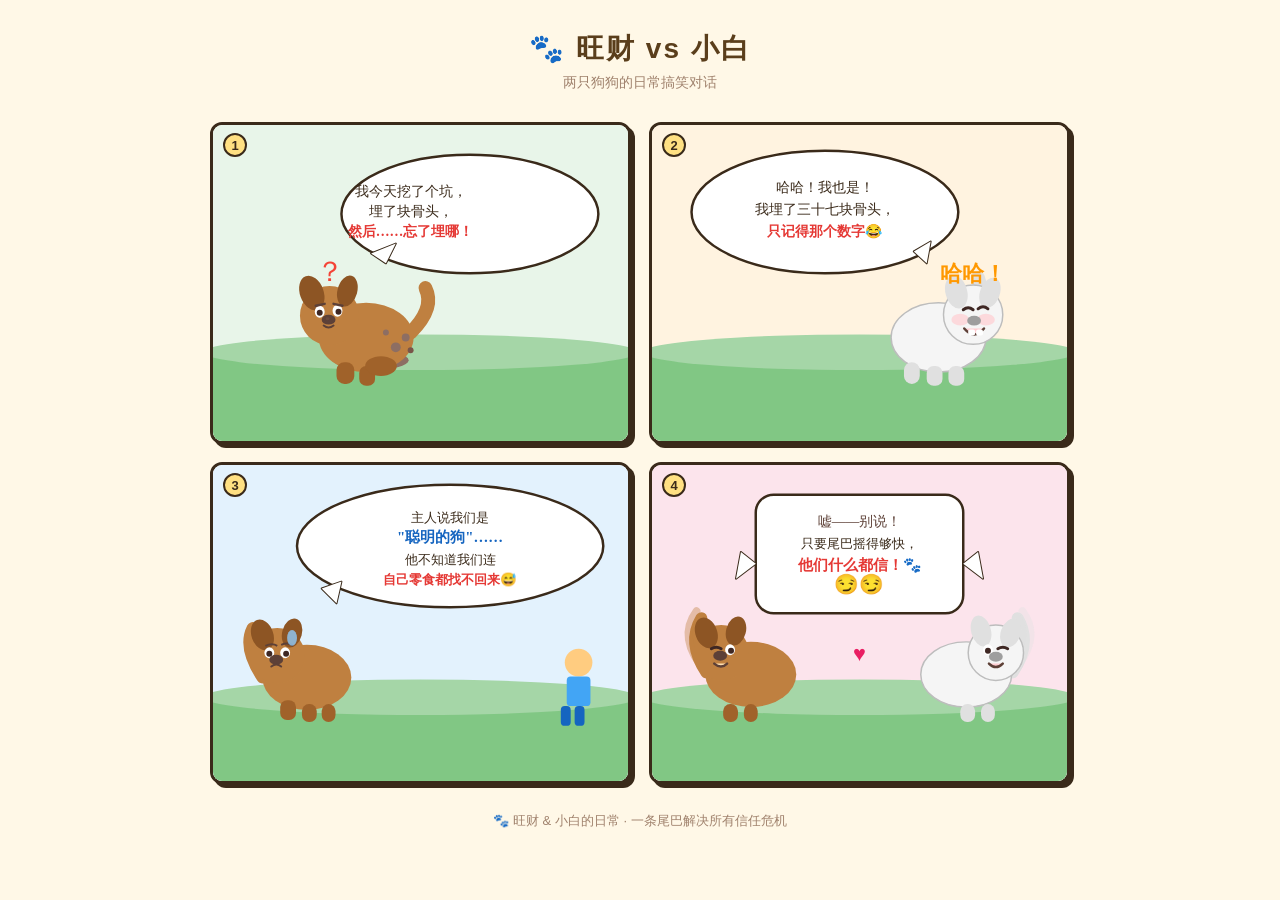
<file: dog-comic.html>
<!DOCTYPE html>
<html lang="zh">
<head>
<meta charset="UTF-8">
<meta name="viewport" content="width=device-width, initial-scale=1.0">
<title>旺财 vs 小白 - 搞笑四格漫画</title>
<style>
  * { margin: 0; padding: 0; box-sizing: border-box; }
  body {
    background: #fff8e7;
    font-family: 'Microsoft YaHei', sans-serif;
    display: flex;
    flex-direction: column;
    align-items: center;
    padding: 30px 20px;
  }
  h1 {
    font-size: 28px;
    color: #5a3e1b;
    margin-bottom: 6px;
    letter-spacing: 2px;
  }
  .subtitle {
    font-size: 14px;
    color: #a0826d;
    margin-bottom: 30px;
  }
  .comic-grid {
    display: grid;
    grid-template-columns: 1fr 1fr;
    gap: 18px;
    max-width: 860px;
    width: 100%;
  }
  .panel {
    background: white;
    border: 3px solid #3a2a1a;
    border-radius: 12px;
    overflow: hidden;
    box-shadow: 4px 4px 0px #3a2a1a;
    position: relative;
  }
  .panel-num {
    position: absolute;
    top: 8px;
    left: 10px;
    font-size: 13px;
    font-weight: bold;
    color: #3a2a1a;
    background: #ffe082;
    border: 2px solid #3a2a1a;
    border-radius: 50%;
    width: 24px; height: 24px;
    display: flex; align-items: center; justify-content: center;
    z-index: 10;
  }
  svg { display: block; width: 100%; }
  .footer {
    margin-top: 28px;
    font-size: 13px;
    color: #a0826d;
  }
</style>
</head>
<body>

<h1>🐾 旺财 vs 小白</h1>
<p class="subtitle">两只狗狗的日常搞笑对话</p>

<div class="comic-grid">

  <!-- 第1格 -->
  <div class="panel">
    <div class="panel-num">1</div>
    <svg viewBox="0 0 420 320" xmlns="http://www.w3.org/2000/svg">
      <rect width="420" height="320" fill="#e8f5e9"/>
      <!-- 草地 -->
      <rect y="230" width="420" height="90" fill="#81c784" rx="0"/>
      <ellipse cx="210" cy="230" rx="220" ry="18" fill="#a5d6a7"/>
      <!-- 小土坑 -->
      <ellipse cx="160" cy="238" rx="38" ry="10" fill="#8d6e63"/>
      <ellipse cx="160" cy="236" rx="32" ry="7" fill="#6d4c41"/>

      <!-- 旺财（左，棕色，在挖坑） -->
      <!-- 身体 -->
      <ellipse cx="155" cy="215" rx="48" ry="35" fill="#bf8040"/>
      <!-- 头 -->
      <circle cx="118" cy="193" r="30" fill="#bf8040"/>
      <!-- 耳朵 -->
      <ellipse cx="100" cy="170" rx="12" ry="18" fill="#8d5524" transform="rotate(-20,100,170)"/>
      <ellipse cx="136" cy="168" rx="10" ry="16" fill="#8d5524" transform="rotate(15,136,168)"/>
      <!-- 眼睛（斜眼，努力挖掘状） -->
      <ellipse cx="108" cy="189" rx="5" ry="6" fill="white"/>
      <circle cx="108" cy="190" r="3" fill="#3e2723"/>
      <ellipse cx="126" cy="188" rx="5" ry="6" fill="white"/>
      <circle cx="127" cy="189" r="3" fill="#3e2723"/>
      <!-- 眉毛（用力） -->
      <line x1="104" y1="183" x2="113" y2="181" stroke="#5d4037" stroke-width="2.5" stroke-linecap="round"/>
      <line x1="122" y1="181" x2="131" y2="183" stroke="#5d4037" stroke-width="2.5" stroke-linecap="round"/>
      <!-- 鼻子 -->
      <ellipse cx="117" cy="197" rx="7" ry="5" fill="#5d4037"/>
      <ellipse cx="116" cy="196" rx="2" ry="1.5" fill="#7a5244" opacity="0.5"/>
      <!-- 嘴（努力表情） -->
      <path d="M112 203 Q117 207 122 203" stroke="#5d4037" stroke-width="2" fill="none" stroke-linecap="round"/>
      <!-- 腿（挖坑姿势） -->
      <rect x="125" y="240" width="18" height="22" rx="8" fill="#a0622a"/>
      <rect x="148" y="244" width="16" height="20" rx="7" fill="#a0622a"/>
      <!-- 前爪 -->
      <ellipse cx="170" cy="244" rx="16" ry="10" fill="#a0622a"/>
      <!-- 尾巴（翘起） -->
      <path d="M200 210 Q225 185 215 165" stroke="#bf8040" stroke-width="14" fill="none" stroke-linecap="round"/>
      <!-- 泥土飞溅 -->
      <circle cx="185" cy="225" r="5" fill="#8d6e63"/>
      <circle cx="195" cy="215" r="4" fill="#8d6e63"/>
      <circle cx="175" cy="210" r="3" fill="#8d6e63"/>
      <circle cx="200" cy="228" r="3" fill="#795548"/>

      <!-- 对话泡泡（旺财） -->
      <ellipse cx="260" cy="90" rx="130" ry="60" fill="white" stroke="#3a2a1a" stroke-width="2.5"/>
      <polygon points="160,130 175,140 185,120" fill="white" stroke="#3a2a1a" stroke-width="2" stroke-linejoin="round"/>
      <polygon points="160,130 185,120 175,140" fill="white"/>
      <text x="200" y="72" text-anchor="middle" font-size="14" fill="#3a2a1a" font-family="Microsoft YaHei">我今天挖了个坑，</text>
      <text x="200" y="92" text-anchor="middle" font-size="14" fill="#3a2a1a" font-family="Microsoft YaHei">埋了块骨头，</text>
      <text x="200" y="112" text-anchor="middle" font-size="14" fill="#e53935" font-family="Microsoft YaHei" font-weight="bold">然后……忘了埋哪！</text>

      <!-- 问号 -->
      <text x="118" y="158" text-anchor="middle" font-size="28" fill="#f44336">？</text>
    </svg>
  </div>

  <!-- 第2格 -->
  <div class="panel">
    <div class="panel-num">2</div>
    <svg viewBox="0 0 420 320" xmlns="http://www.w3.org/2000/svg">
      <rect width="420" height="320" fill="#fff3e0"/>
      <!-- 草地 -->
      <rect y="230" width="420" height="90" fill="#81c784"/>
      <ellipse cx="210" cy="230" rx="220" ry="18" fill="#a5d6a7"/>

      <!-- 小白（右，白色，大笑） -->
      <!-- 尾巴 -->
      <path d="M310 210 Q340 180 330 155" stroke="#e0e0e0" stroke-width="14" fill="none" stroke-linecap="round"/>
      <!-- 身体 -->
      <ellipse cx="290" cy="215" rx="48" ry="35" fill="#f5f5f5" stroke="#bdbdbd" stroke-width="1.5"/>
      <!-- 头 -->
      <circle cx="325" cy="192" r="30" fill="#f5f5f5" stroke="#bdbdbd" stroke-width="1.5"/>
      <!-- 耳朵（耷拉，大笑） -->
      <ellipse cx="308" cy="169" rx="11" ry="17" fill="#e0e0e0" transform="rotate(-15,308,169)"/>
      <ellipse cx="342" cy="170" rx="10" ry="16" fill="#e0e0e0" transform="rotate(20,342,170)"/>
      <!-- 眼睛（弯弯，大笑） -->
      <path d="M315 187 Q320 183 325 187" stroke="#3e2723" stroke-width="3" fill="none" stroke-linecap="round"/>
      <path d="M330 186 Q335 182 340 186" stroke="#3e2723" stroke-width="3" fill="none" stroke-linecap="round"/>
      <!-- 腮红 -->
      <ellipse cx="312" cy="197" rx="9" ry="6" fill="#ffcdd2" opacity="0.7"/>
      <ellipse cx="338" cy="197" rx="9" ry="6" fill="#ffcdd2" opacity="0.7"/>
      <!-- 鼻子 -->
      <ellipse cx="326" cy="198" rx="7" ry="5" fill="#9e9e9e"/>
      <!-- 嘴（大笑） -->
      <path d="M316 206 Q326 218 336 206" stroke="#5d4037" stroke-width="2.5" fill="#ffcdd2" stroke-linecap="round"/>
      <!-- 牙齿 -->
      <rect x="320" y="207" width="7" height="6" rx="2" fill="white"/>
      <rect x="328" y="207" width="7" height="6" rx="2" fill="white"/>
      <!-- 腿 -->
      <rect x="255" y="240" width="16" height="22" rx="8" fill="#e0e0e0"/>
      <rect x="278" y="244" width="16" height="20" rx="7" fill="#e0e0e0"/>
      <rect x="300" y="244" width="16" height="20" rx="7" fill="#e0e0e0"/>

      <!-- 对话泡泡（小白） -->
      <ellipse cx="175" cy="88" rx="135" ry="62" fill="white" stroke="#3a2a1a" stroke-width="2.5"/>
      <polygon points="265,128 278,140 282,118" fill="white" stroke="#3a2a1a" stroke-width="2" stroke-linejoin="round"/>
      <polygon points="265,128 282,118 278,140" fill="white"/>
      <text x="175" y="68" text-anchor="middle" font-size="14" fill="#3a2a1a" font-family="Microsoft YaHei">哈哈！我也是！</text>
      <text x="175" y="90" text-anchor="middle" font-size="14" fill="#3a2a1a" font-family="Microsoft YaHei">我埋了三十七块骨头，</text>
      <text x="175" y="112" text-anchor="middle" font-size="14" fill="#e53935" font-family="Microsoft YaHei" font-weight="bold">只记得那个数字😂</text>

      <!-- 哈哈 -->
      <text x="325" y="158" text-anchor="middle" font-size="22" fill="#ff9800" font-weight="bold">哈哈！</text>
    </svg>
  </div>

  <!-- 第3格 -->
  <div class="panel">
    <div class="panel-num">3</div>
    <svg viewBox="0 0 420 320" xmlns="http://www.w3.org/2000/svg">
      <rect width="420" height="320" fill="#e3f2fd"/>
      <!-- 草地 -->
      <rect y="235" width="420" height="85" fill="#81c784"/>
      <ellipse cx="210" cy="235" rx="220" ry="18" fill="#a5d6a7"/>
      <!-- 主人（远处小人，背影） -->
      <circle cx="370" cy="200" r="14" fill="#ffcc80"/>
      <rect x="358" y="214" width="24" height="30" rx="4" fill="#42a5f5"/>
      <rect x="352" y="244" width="10" height="20" rx="4" fill="#1565c0"/>
      <rect x="366" y="244" width="10" height="20" rx="4" fill="#1565c0"/>

      <!-- 旺财（左） -->
      <path d="M50 215 Q30 185 40 165" stroke="#bf8040" stroke-width="12" fill="none" stroke-linecap="round"/>
      <ellipse cx="95" cy="215" rx="45" ry="33" fill="#bf8040"/>
      <circle cx="65" cy="193" r="28" fill="#bf8040"/>
      <ellipse cx="50" cy="172" rx="11" ry="16" fill="#8d5524" transform="rotate(-20,50,172)"/>
      <ellipse cx="80" cy="170" rx="10" ry="15" fill="#8d5524" transform="rotate(15,80,170)"/>
      <!-- 眼睛（无奈） -->
      <ellipse cx="57" cy="190" rx="5" ry="5.5" fill="white"/>
      <circle cx="57" cy="191" r="3" fill="#3e2723"/>
      <ellipse cx="73" cy="190" rx="5" ry="5.5" fill="white"/>
      <circle cx="74" cy="191" r="3" fill="#3e2723"/>
      <!-- 眉毛（无奈上扬） -->
      <path d="M53 183 Q60 180 65 183" stroke="#5d4037" stroke-width="2" fill="none"/>
      <path d="M69 182 Q76 179 81 183" stroke="#5d4037" stroke-width="2" fill="none"/>
      <ellipse cx="64" cy="197" rx="7" ry="5" fill="#5d4037"/>
      <path d="M59 204 Q64 200 69 204" stroke="#5d4037" stroke-width="2" fill="none" stroke-linecap="round"/>
      <rect x="68" y="238" width="16" height="20" rx="7" fill="#a0622a"/>
      <rect x="90" y="242" width="15" height="18" rx="7" fill="#a0622a"/>
      <rect x="110" y="242" width="14" height="18" rx="7" fill="#a0622a"/>

      <!-- 对话泡泡（旺财） -->
      <ellipse cx="240" cy="82" rx="155" ry="62" fill="white" stroke="#3a2a1a" stroke-width="2.5"/>
      <polygon points="110,125 125,140 130,118" fill="white" stroke="#3a2a1a" stroke-width="2" stroke-linejoin="round"/>
      <polygon points="110,125 130,118 125,140" fill="white"/>
      <text x="240" y="58" text-anchor="middle" font-size="13.5" fill="#3a2a1a" font-family="Microsoft YaHei">主人说我们是</text>
      <text x="240" y="78" text-anchor="middle" font-size="15" fill="#1565c0" font-family="Microsoft YaHei" font-weight="bold">"聪明的狗"……</text>
      <text x="240" y="100" text-anchor="middle" font-size="13" fill="#3a2a1a" font-family="Microsoft YaHei">他不知道我们连</text>
      <text x="240" y="120" text-anchor="middle" font-size="13.5" fill="#e53935" font-family="Microsoft YaHei" font-weight="bold">自己零食都找不回来😅</text>

      <!-- 汗水 -->
      <ellipse cx="80" cy="175" rx="5" ry="8" fill="#90caf9" opacity="0.8"/>
    </svg>
  </div>

  <!-- 第4格 -->
  <div class="panel">
    <div class="panel-num">4</div>
    <svg viewBox="0 0 420 320" xmlns="http://www.w3.org/2000/svg">
      <rect width="420" height="320" fill="#fce4ec"/>
      <!-- 草地 -->
      <rect y="235" width="420" height="85" fill="#81c784"/>
      <ellipse cx="210" cy="235" rx="220" ry="18" fill="#a5d6a7"/>

      <!-- 两只狗狗并排，互相挤眼 -->
      <!-- 旺财（左）尾巴摇 -->
      <path d="M55 210 Q35 180 50 155" stroke="#bf8040" stroke-width="12" fill="none" stroke-linecap="round"/>
      <path d="M55 210 Q25 175 45 148" stroke="#bf8040" stroke-width="8" fill="none" stroke-linecap="round" opacity="0.4"/>
      <ellipse cx="100" cy="212" rx="46" ry="33" fill="#bf8040"/>
      <circle cx="70" cy="190" r="28" fill="#bf8040"/>
      <ellipse cx="55" cy="170" rx="11" ry="16" fill="#8d5524" transform="rotate(-20,55,170)"/>
      <ellipse cx="85" cy="168" rx="10" ry="15" fill="#8d5524" transform="rotate(15,85,168)"/>
      <!-- 挤眼（左眼闭） -->
      <path d="M60 186 Q65 183 70 186" stroke="#3e2723" stroke-width="3" fill="none" stroke-linecap="round"/>
      <ellipse cx="79" cy="187" rx="5" ry="5.5" fill="white"/>
      <circle cx="80" cy="188" r="3" fill="#3e2723"/>
      <ellipse cx="69" cy="193" rx="7" ry="5" fill="#5d4037"/>
      <!-- 嘴（坏笑） -->
      <path d="M63 201 Q70 207 76 201" stroke="#5d4037" stroke-width="2.5" fill="#ffe0b2" stroke-linecap="round"/>
      <rect x="72" y="242" width="15" height="18" rx="7" fill="#a0622a"/>
      <rect x="93" y="242" width="14" height="18" rx="7" fill="#a0622a"/>

      <!-- 小白（右）尾巴摇 -->
      <path d="M365 210 Q385 180 370 155" stroke="#e0e0e0" stroke-width="12" fill="none" stroke-linecap="round"/>
      <path d="M365 210 Q395 175 375 148" stroke="#e0e0e0" stroke-width="8" fill="none" stroke-linecap="round" opacity="0.4"/>
      <ellipse cx="318" cy="212" rx="46" ry="33" fill="#f5f5f5" stroke="#bdbdbd" stroke-width="1.5"/>
      <circle cx="348" cy="190" r="28" fill="#f5f5f5" stroke="#bdbdbd" stroke-width="1.5"/>
      <ellipse cx="333" cy="168" rx="10" ry="16" fill="#e0e0e0" transform="rotate(-15,333,168)"/>
      <ellipse cx="363" cy="170" rx="10" ry="15" fill="#e0e0e0" transform="rotate(20,363,170)"/>
      <!-- 挤眼（右眼闭） -->
      <ellipse cx="340" cy="187" rx="5" ry="5.5" fill="white"/>
      <circle cx="340" cy="188" r="3" fill="#3e2723"/>
      <path d="M350 186 Q355 183 360 186" stroke="#3e2723" stroke-width="3" fill="none" stroke-linecap="round"/>
      <ellipse cx="348" cy="194" rx="7" ry="5" fill="#9e9e9e"/>
      <!-- 嘴（坏笑） -->
      <path d="M341 201 Q348 208 355 201" stroke="#5d4037" stroke-width="2.5" fill="#ffcdd2" stroke-linecap="round"/>
      <rect x="312" y="242" width="15" height="18" rx="7" fill="#e0e0e0"/>
      <rect x="333" y="242" width="14" height="18" rx="7" fill="#e0e0e0"/>

      <!-- 对话泡泡（小白，中间） -->
      <rect x="105" y="30" width="210" height="120" rx="18" fill="white" stroke="#3a2a1a" stroke-width="2.5"/>
      <!-- 左箭头（旺财） -->
      <polygon points="105,100 85,115 90,88" fill="white" stroke="#3a2a1a" stroke-width="2" stroke-linejoin="round"/>
      <polygon points="105,100 90,88 85,115" fill="white"/>
      <!-- 右箭头（小白） -->
      <polygon points="315,100 335,115 330,88" fill="white" stroke="#3a2a1a" stroke-width="2" stroke-linejoin="round"/>
      <polygon points="315,100 330,88 335,115" fill="white"/>
      <text x="210" y="62" text-anchor="middle" font-size="14" fill="#5d4037" font-family="Microsoft YaHei">嘘——别说！</text>
      <text x="210" y="84" text-anchor="middle" font-size="13.5" fill="#3a2a1a" font-family="Microsoft YaHei">只要尾巴摇得够快，</text>
      <text x="210" y="106" text-anchor="middle" font-size="15" fill="#e53935" font-family="Microsoft YaHei" font-weight="bold">他们什么都信！🐾</text>
      <text x="210" y="128" text-anchor="middle" font-size="20">😏😏</text>

      <!-- 心形（两只狗友谊） -->
      <text x="210" y="198" text-anchor="middle" font-size="22" fill="#e91e63">♥</text>
    </svg>
  </div>

</div>

<p class="footer">🐾 旺财 &amp; 小白的日常 · 一条尾巴解决所有信任危机</p>

</body>
</html>
</file>
